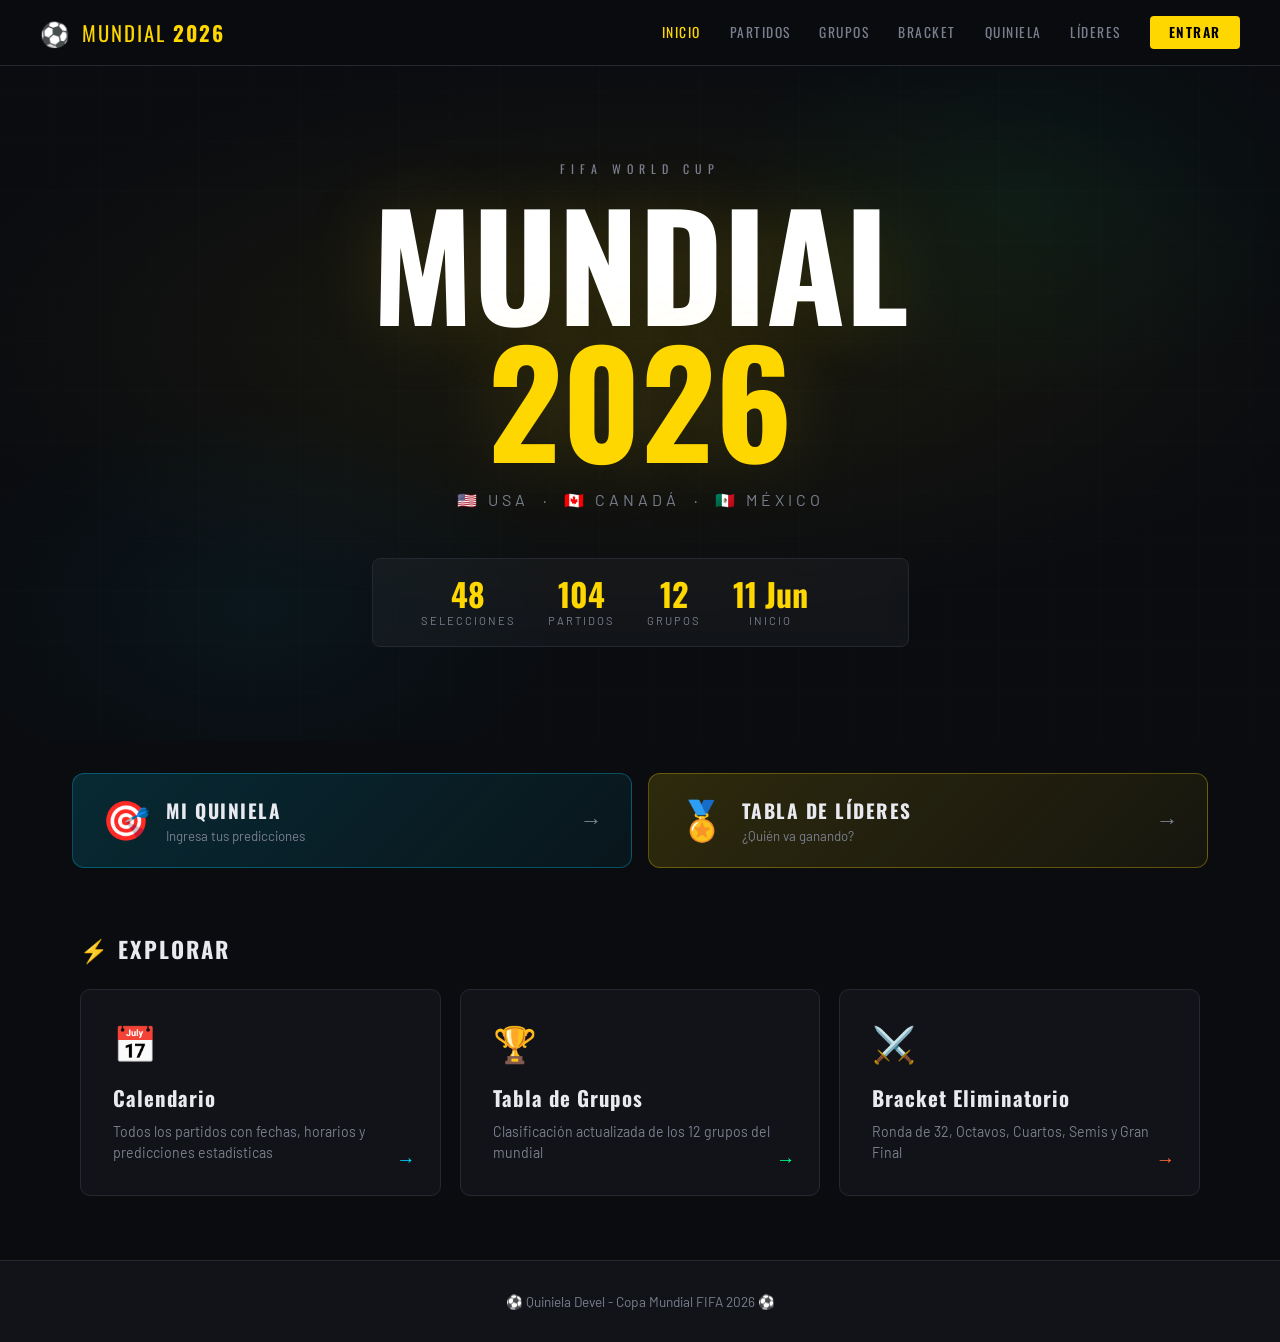
<file: index.html>
<!DOCTYPE html>
<html lang="es">
<head>
  <meta charset="UTF-8"/>
  <meta name="viewport" content="width=device-width, initial-scale=1.0"/>
  <title>Mundial 2026 — Quiniela</title>
  <link href="https://fonts.googleapis.com/css2?family=Oswald:wght@400;600;700&family=Barlow:wght@300;400;500&display=swap" rel="stylesheet"/>
  <link rel="stylesheet" href="css/styles.css"/>
</head>
<body>
  <nav class="navbar">
    <div class="nav-brand"><span class="trophy">⚽</span><span class="brand-text">MUNDIAL <strong>2026</strong></span></div>
    <div class="nav-links" id="navLinks">
      <a href="index.html" class="active">Inicio</a>
      <a href="pages/calendario.html">Partidos</a>
      <a href="pages/grupos.html">Grupos</a>
      <a href="pages/brackets.html">Bracket</a>
      <a href="pages/quiniela.html">Quiniela</a>
      <a href="pages/lideres.html">Líderes</a>
      <div id="authArea"><a href="pages/login.html" class="btn-nav">Entrar</a></div>
    </div>
    <button class="hamburger" onclick="document.getElementById('navLinks').classList.toggle('open')">☰</button>
  </nav>

  <header class="hero">
    <div class="hero-bg"></div>
    <div class="hero-content">
      <p class="hero-label">FIFA WORLD CUP</p>
      <h1 class="hero-title">MUNDIAL<br/><span>2026</span></h1>
      <p class="hero-sub">🇺🇸 USA &nbsp;·&nbsp; 🇨🇦 CANADÁ &nbsp;·&nbsp; 🇲🇽 MÉXICO</p>
      <div class="hero-stats-bar">
        <div class="stat-pill"><span class="stat-n">48</span><span class="stat-l">Selecciones</span></div>
        <div class="stat-pill"><span class="stat-n">104</span><span class="stat-l">Partidos</span></div>
        <div class="stat-pill"><span class="stat-n">12</span><span class="stat-l">Grupos</span></div>
        <div class="stat-pill"><span class="stat-n">11 Jun</span><span class="stat-l">Inicio</span></div>
      </div>
    </div>
  </header>

  <section class="quick-actions">
    <div class="qa-grid">
      <a href="pages/quiniela.html" class="qa-card qa-primary">
        <div class="qa-icon">🎯</div>
        <div class="qa-text"><div class="qa-title">MI QUINIELA</div><div class="qa-sub">Ingresa tus predicciones</div></div>
        <span class="qa-arrow">→</span>
      </a>
      <a href="pages/lideres.html" class="qa-card qa-gold">
        <div class="qa-icon">🏅</div>
        <div class="qa-text"><div class="qa-title">TABLA DE LÍDERES</div><div class="qa-sub">¿Quién va ganando?</div></div>
        <span class="qa-arrow">→</span>
      </a>
    </div>
  </section>

  <section class="main-menu">
    <h2 class="section-title"><span>⚡</span> Explorar</h2>
    <div class="menu-grid">
      <a href="pages/calendario.html" class="menu-card" style="--accent:#00d4ff">
        <div class="card-icon">📅</div><h3>Calendario</h3>
        <p>Todos los partidos con fechas, horarios y predicciones estadísticas</p>
        <span class="card-arrow">→</span>
      </a>
      <a href="pages/grupos.html" class="menu-card" style="--accent:#00ff88">
        <div class="card-icon">🏆</div><h3>Tabla de Grupos</h3>
        <p>Clasificación actualizada de los 12 grupos del mundial</p>
        <span class="card-arrow">→</span>
      </a>
      <a href="pages/brackets.html" class="menu-card" style="--accent:#ff6b35">
        <div class="card-icon">⚔️</div><h3>Bracket Eliminatorio</h3>
        <p>Ronda de 32, Octavos, Cuartos, Semis y Gran Final</p>
        <span class="card-arrow">→</span>
      </a>
    </div>
  </section>

  <footer class="footer">
    <p>⚽ Quiniela Devel - Copa Mundial FIFA 2026 ⚽</p>
  </footer>

  <script src="js/supabase.js"></script>
  <script src="js/app.js"></script>
  <script>
    document.addEventListener('DOMContentLoaded', () => {
      const area = document.getElementById('authArea');
      const session = SBAuth.getSession();
      const profile = JSON.parse(localStorage.getItem('user_profile') || 'null');
      if (session && profile) {
        area.innerHTML = `
          <span style="color:var(--text-dim);font-size:.8rem;margin-right:.5rem">
            ${profile.es_admin ? '🔑' : '👤'} ${profile.nombre}
          </span>
          ${profile.es_admin ? '<a href="pages/admin.html" class="btn-nav" style="margin-right:.4rem">Admin</a>' : ''}
          <button onclick="SBAuth.logout()" style="background:#c0392b;border:1px solid #e74c3c;color:#fff;font-weight:700;padding:.35rem .8rem;border-radius:5px;cursor:pointer;font-size:.82rem">🚪 Salir</button>
        `;
      }
    });
  </script>
</body>
</html>
</file>
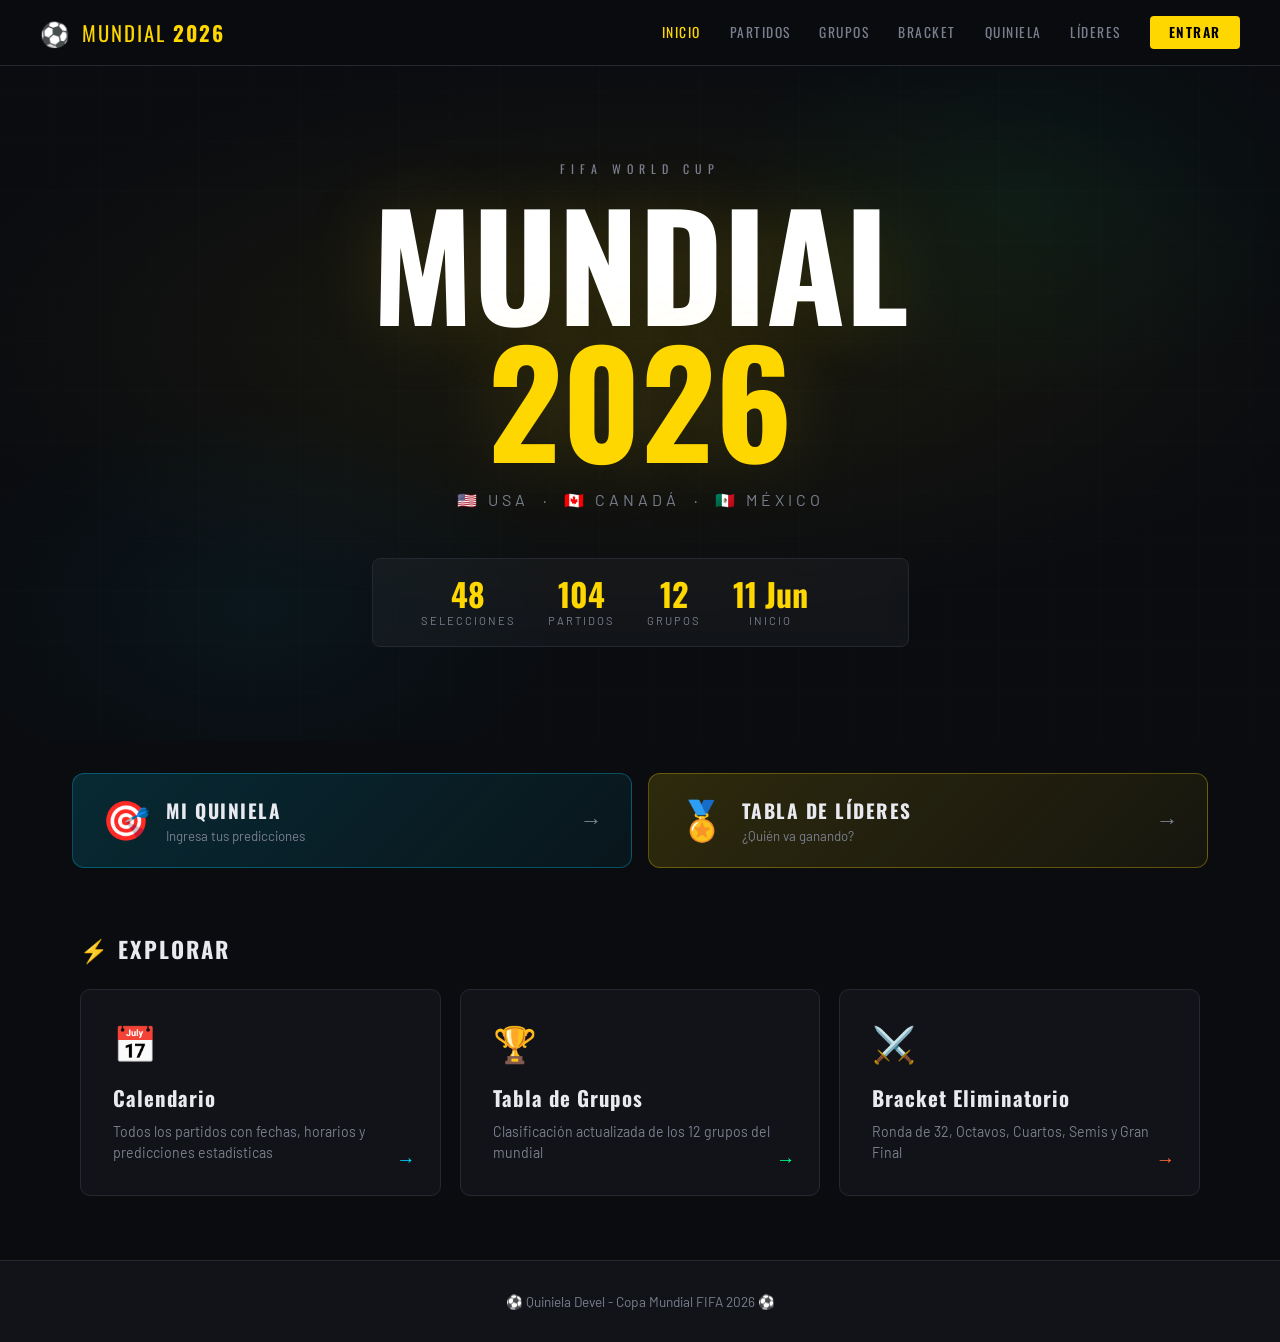
<file: pages/admin.html>
<!DOCTYPE html>
<html lang="es">
<head>
  <meta charset="UTF-8"/>
  <meta name="viewport" content="width=device-width, initial-scale=1.0"/>
  <title>Panel Admin — Mundial 2026</title>
  <link href="https://fonts.googleapis.com/css2?family=Oswald:wght@400;600;700&family=Barlow:wght@300;400;500&display=swap" rel="stylesheet"/>
  <link rel="stylesheet" href="../css/styles.css"/>
  <style>
    .admin-grid{display:grid;grid-template-columns:220px 1fr;min-height:calc(100vh - 57px)}
    @media(max-width:768px){.admin-grid{grid-template-columns:1fr}}
  </style>
</head>
<body>
  <nav class="navbar">
    <div class="nav-brand"><span class="trophy">⚽</span><span class="brand-text">MUNDIAL <strong>2026</strong></span></div>
    <div class="nav-links" id="navLinks">
      <a href="../index.html">Inicio</a>
      <a href="admin.html" class="active">🔑 Admin</a>
      <div id="authArea"></div>
    </div>
    <button class="hamburger" onclick="document.getElementById('navLinks').classList.toggle('open')">☰</button>
  </nav>

  <div class="admin-grid">
    <div class="admin-sidebar">
      <div class="sidebar-item active" id="sb_res"      onclick="tab('res')">⚽ Resultados</div>
      <div class="sidebar-item"         id="sb_stats"   onclick="tab('stats')">📊 Estadísticas CSV</div>
      <div class="sidebar-item"         id="sb_playoff" onclick="tab('playoff')">📝 Editar clasificados</div>
      <div class="sidebar-item"         id="sb_users"   onclick="tab('users')">👥 Usuarios</div>
    </div>

    <div class="admin-main">

      <!-- ════ RESULTADOS ════ -->
      <div id="sec_res">
        <h2 style="font-family:var(--font-display);color:var(--gold);margin-bottom:1.2rem">⚽ Ingresar Resultado Oficial</h2>
        <div id="al_res" class="mb1"></div>
        <div class="form-group">
          <label>Seleccionar partido</label>
          <select id="selPartido" onchange="cargarFormRes()">
            <option value="">— Elige un partido —</option>
          </select>
        </div>
        <div id="formRes" class="hidden">
          <div style="background:var(--bg3);border-radius:10px;padding:1.5rem;margin-bottom:1rem">
            <div style="font-family:var(--font-display);font-size:1.1rem;text-align:center;margin-bottom:1rem;color:var(--gold)" id="pNombre"></div>
            <div style="display:grid;grid-template-columns:1fr 1fr;gap:1rem;margin-bottom:1rem">
              <div>
                <div style="font-size:.72rem;color:var(--text-dim);text-align:center;margin-bottom:.3rem" id="lLocal"></div>
                <input type="number" id="gLocal" min="0" max="20" placeholder="0"
                  style="width:100%;background:var(--bg);border:1px solid var(--border);border-radius:8px;padding:.8rem;color:var(--text);font-family:var(--font-display);font-size:2.2rem;text-align:center"/>
              </div>
              <div>
                <div style="font-size:.72rem;color:var(--text-dim);text-align:center;margin-bottom:.3rem" id="lVisit"></div>
                <input type="number" id="gVisit" min="0" max="20" placeholder="0"
                  style="width:100%;background:var(--bg);border:1px solid var(--border);border-radius:8px;padding:.8rem;color:var(--text);font-family:var(--font-display);font-size:2.2rem;text-align:center"/>
              </div>
            </div>
            <div id="secPenales" class="hidden">
              <div style="border-top:1px solid var(--border);padding-top:1rem;margin-top:.5rem">
                <div style="font-size:.72rem;letter-spacing:2px;text-transform:uppercase;color:var(--cyan);margin-bottom:.8rem">⚡ PENALES</div>
                <div style="display:grid;grid-template-columns:1fr 1fr;gap:1rem">
                  <input type="number" id="penLocal" min="0" max="30" placeholder="0"
                    style="background:var(--bg);border:1px solid rgba(0,212,255,.3);border-radius:8px;padding:.6rem;color:var(--cyan);font-family:var(--font-display);font-size:1.6rem;text-align:center"/>
                  <input type="number" id="penVisit" min="0" max="30" placeholder="0"
                    style="background:var(--bg);border:1px solid rgba(0,212,255,.3);border-radius:8px;padding:.6rem;color:var(--cyan);font-family:var(--font-display);font-size:1.6rem;text-align:center"/>
                </div>
                <p style="font-size:.72rem;color:var(--text-dim);margin-top:.5rem">El marcador de arriba es el resultado al finalizar prórroga (empate). Los penales determinan quién avanza.</p>
              </div>
            </div>
            <div id="btnPenalesWrap" class="hidden mt1">
              <label style="display:flex;align-items:center;gap:.5rem;cursor:pointer;font-size:.85rem;color:var(--text-dim)">
                <input type="checkbox" id="checkPenales" onchange="togglePenales()"/>
                El partido se definió en penales
              </label>
            </div>
          </div>
          <div style="display:grid;grid-template-columns:1fr 1fr 1fr;gap:.8rem;margin-bottom:1rem">
            <div class="form-group" style="margin:0"><label>🟨 Amarillas</label><input type="number" id="fTarjAm" min="0" value="0"/></div>
            <div class="form-group" style="margin:0"><label>🟥 Rojas</label><input type="number" id="fTarjRj" min="0" value="0"/></div>
            <div class="form-group" style="margin:0"><label>🚩 Offsides</label><input type="number" id="fOffsides" min="0" value="0"/></div>
          </div>
          <div style="display:flex;gap:.8rem;flex-wrap:wrap">
            <button class="btn btn-primary" onclick="guardarResultado()">✅ Guardar resultado</button>
            <button class="btn btn-danger btn-sm" onclick="quitarResultado()">🗑 Quitar resultado</button>
          </div>
        </div>
      </div>

      <!-- ════ ESTADÍSTICAS CSV ════ -->
      <div id="sec_stats" class="hidden">
        <h2 style="font-family:var(--font-display);color:var(--gold);margin-bottom:1.2rem">📊 Subir Estadísticas</h2>
        <div id="al_stats" class="mb1"></div>
        <div class="alert alert-info mb2">
          <strong>Formato CSV/TXT (una línea por equipo):</strong><br>
          <code>team,goles_promedio,tarjetas_promedio,offsides_promedio,ranking_fifa</code><br><br>
          Ejemplo:<br>
          <code>Brasil,2.1,1.3,1.2,5</code><br>
          <code>España,2.3,1.2,1.7,1</code>
        </div>
        <div class="upload-area" onclick="document.getElementById('csvFile').click()">
          <div class="upload-icon">📁</div>
          <div class="upload-text">Clic para seleccionar archivo CSV o TXT</div>
          <div style="font-size:.75rem;color:var(--text-dim);margin-top:.3rem" id="csvNom">Ningún archivo</div>
        </div>
        <input type="file" id="csvFile" accept=".csv,.txt" style="display:none" onchange="previewCSV()"/>
        <div id="prevCSV" class="hidden mt1">
          <div class="group-header" style="margin-bottom:.5rem">VISTA PREVIA</div>
          <div class="table-wrap"><table id="tblPrev"></table></div>
          <button class="btn btn-success mt1" onclick="importarCSV()">⬆️ Importar a base de datos</button>
        </div>
      </div>

      <!-- ════ EDITAR CLASIFICADOS ════ -->
      <div id="sec_playoff" class="hidden">
        <h2 style="font-family:var(--font-display);color:var(--gold);margin-bottom:.5rem">📝 Editar clasificados</h2>
        <p style="color:var(--text-dim);font-size:.85rem;margin-bottom:1.5rem">
          Cuando ya se conozca la selección clasificada (ej: "UEFA Play-Off D" = "Eslovaquia"), escríbela aquí y guarda. El cambio queda en la base de datos definitivamente y se refleja en toda la plataforma.
        </p>
        <div id="al_playoff" class="mb1"></div>
        <div id="listaEdicion"><div class="loading"><div class="spinner"></div>Cargando...</div></div>
        <button class="btn btn-primary mt2" onclick="guardarEdicion()">💾 Guardar cambios en BD</button>
      </div>

      <!-- ════ USUARIOS ════ -->
      <div id="sec_users" class="hidden">
        <h2 style="font-family:var(--font-display);color:var(--gold);margin-bottom:.5rem">👥 Usuarios</h2>
        <div id="al_users" class="mb1"></div>

        <!-- Modal edición -->
        <div id="modalUser" class="hidden" style="background:var(--bg3);border:1px solid var(--border);border-radius:10px;padding:1.5rem;margin-bottom:1.5rem;max-width:480px">
          <h3 style="font-family:var(--font-display);color:var(--gold);margin-bottom:1rem" id="modalUserTitle">Editar usuario</h3>
          <input type="hidden" id="editUserId"/>
          <div class="form-group"><label>Nombre completo</label><input type="text" id="editNombre"/></div>
          <div class="form-group"><label>Nombre de usuario (@)</label><input type="text" id="editUsername"/></div>
          <div class="form-group">
            <label>Nueva contraseña <small style="color:var(--text-dim)">(dejar vacío para no cambiar)</small></label>
            <input type="password" id="editPass" placeholder="Nueva contraseña"/>
          </div>
          <div style="display:flex;gap:.6rem;flex-wrap:wrap">
            <button class="btn btn-primary" onclick="guardarEdicionUser()">💾 Guardar</button>
            <button class="btn btn-secondary" onclick="cerrarModalUser()">✕ Cancelar</button>
          </div>
        </div>

        <div class="table-wrap">
          <table>
            <thead><tr><th>#</th><th>Nombre</th><th>Usuario</th><th>Email</th><th>Rol</th><th>Pts</th><th>Acciones</th></tr></thead>
            <tbody id="tblUsers"><tr><td colspan="7" style="text-align:center;padding:2rem;color:var(--text-dim)"><div class="spinner"></div></td></tr></tbody>
          </table>
        </div>
      </div>

    </div>
  </div>

  <script src="../js/supabase.js"></script>
  <script src="../js/app.js"></script>
  <script src="../js/auth-ui.js"></script>
  <script>
    let _partidos = [];

    document.addEventListener('DOMContentLoaded', async () => {
      if (!requiereAdmin()) return;
      _partidos = await DB.getPartidos().catch(() => []);
      invalidarCachePartidos();
      cargarSelectPartidos();
      cargarEdicion();
      cargarUsuarios();
    });

    const TABS = ['res','stats','playoff','users'];
    function tab(id) {
      TABS.forEach(t => {
        document.getElementById('sec_'+t).classList.toggle('hidden', t!==id);
        document.getElementById('sb_'+t).classList.toggle('active', t===id);
      });
    }

    // ── RESULTADOS ──
    function cargarSelectPartidos() {
      const sel = document.getElementById('selPartido');
      sel.innerHTML = '<option value="">— Elige un partido —</option>';
      _partidos.forEach(p => {
        const localN  = resolverEquipo(p.local, _partidos);
        const visitN  = resolverEquipo(p.visitante, _partidos);
        const lbl = p.grupo
          ? `Grupo ${p.grupo}: ${localN} vs ${visitN}`
          : `[${p.fase}] P${p.num}: ${localN} vs ${visitN}`;
        const ok = p.estado==='finalizado'?' ✅':'';
        const opt = document.createElement('option');
        opt.value = p.id;
        opt.textContent = `${p.fecha} — ${lbl}${ok}`;
        sel.appendChild(opt);
      });
    }

    let pActual = null;
    function cargarFormRes() {
      const id = parseInt(document.getElementById('selPartido').value);
      const formEl = document.getElementById('formRes');
      if (!id) { formEl.classList.add('hidden'); return; }
      pActual = _partidos.find(x => x.id===id);
      if (!pActual) return;
      const localN  = resolverEquipo(pActual.local, _partidos);
      const visitN  = resolverEquipo(pActual.visitante, _partidos);
      document.getElementById('pNombre').textContent = `${localN}  ⚔️  ${visitN}`;
      document.getElementById('lLocal').textContent  = localN;
      document.getElementById('lVisit').textContent  = visitN;
      document.getElementById('gLocal').value  = pActual.goles_local  ?? '';
      document.getElementById('gVisit').value  = pActual.goles_visitante ?? '';
      document.getElementById('fTarjAm').value  = pActual.tarj_am  || 0;
      document.getElementById('fTarjRj').value  = pActual.tarj_rj  || 0;
      document.getElementById('fOffsides').value = pActual.offsides || 0;
      const puedePen = !!pActual.puede_ir_a_penales;
      document.getElementById('btnPenalesWrap').classList.toggle('hidden', !puedePen);
      document.getElementById('checkPenales').checked = !!pActual.tiene_penales;
      if (pActual.tiene_penales) {
        document.getElementById('penLocal').value  = pActual.penales_local  ?? '';
        document.getElementById('penVisit').value  = pActual.penales_visitante ?? '';
        document.getElementById('secPenales').classList.remove('hidden');
      } else {
        document.getElementById('secPenales').classList.add('hidden');
      }
      formEl.classList.remove('hidden');
    }

    function togglePenales() {
      document.getElementById('secPenales').classList.toggle('hidden', !document.getElementById('checkPenales').checked);
    }

    async function guardarResultado() {
      const ga = parseInt(document.getElementById('gLocal').value);
      const gb = parseInt(document.getElementById('gVisit').value);
      if (isNaN(ga) || isNaN(gb)) { mostrarError('al_res','Ingresa los goles de ambos equipos.'); return; }
      const chkPen = document.getElementById('checkPenales').checked;
      let penA = null, penB = null;
      if (chkPen) {
        penA = parseInt(document.getElementById('penLocal').value);
        penB = parseInt(document.getElementById('penVisit').value);
        if (isNaN(penA)||isNaN(penB)) { mostrarError('al_res','Ingresa los penales.'); return; }
        if (ga !== gb) { mostrarError('al_res','Los penales solo aplican en empate al final de prórroga.'); return; }
      }
      try {
        const update = {
          estado:'finalizado',
          goles_local:ga, goles_visitante:gb,
          tarj_am:  parseInt(document.getElementById('fTarjAm').value)||0,
          tarj_rj:  parseInt(document.getElementById('fTarjRj').value)||0,
          offsides: parseInt(document.getElementById('fOffsides').value)||0,
          tiene_penales:      chkPen,
          penales_local:      chkPen?penA:null,
          penales_visitante:  chkPen?penB:null,
        };
        await DB.updatePartido(pActual.id, update);
        _partidos = await DB.getPartidos();
        invalidarCachePartidos();
        mostrarOk('al_res','✅ Resultado guardado. Puntos de quiniela actualizados automáticamente.');
        cargarSelectPartidos();
      } catch (e) { mostrarError('al_res','Error: '+JSON.stringify(e)); }
    }

    async function quitarResultado() {
      if (!pActual||!confirm('¿Quitar el resultado?')) return;
      try {
        await DB.updatePartido(pActual.id, {
          estado:'pendiente', goles_local:null, goles_visitante:null,
          tiene_penales:false, penales_local:null, penales_visitante:null,
        });
        _partidos = await DB.getPartidos();
        invalidarCachePartidos();
        mostrarOk('al_res','Resultado eliminado.');
        cargarSelectPartidos();
        document.getElementById('formRes').classList.add('hidden');
      } catch (e) { mostrarError('al_res','Error: '+JSON.stringify(e)); }
    }

    // ── CSV ──
    let csvData = [];
    function previewCSV() {
      const file = document.getElementById('csvFile').files[0];
      if (!file) return;
      document.getElementById('csvNom').textContent = file.name;
      const reader = new FileReader();
      reader.onload = e => {
        const lines = e.target.result.trim().split(/\r?\n/);
        csvData = [];
        let html = '<thead><tr>'+lines[0].split(',').map(h=>`<th>${h.trim()}</th>`).join('')+'</tr></thead><tbody>';
        for (let i=1;i<lines.length;i++) {
          const cols = lines[i].split(',');
          if (cols.length<2) continue;
          csvData.push(cols.map(c=>c.trim()));
          html += '<tr>'+cols.map(c=>`<td>${c.trim()}</td>`).join('')+'</tr>';
        }
        document.getElementById('tblPrev').innerHTML = html+'</tbody>';
        document.getElementById('prevCSV').classList.remove('hidden');
      };
      reader.readAsText(file);
    }

    async function importarCSV() {
      const rows = csvData.filter(r=>r.length>=5).map(([equipo,goles,tarjetas,offsides,ranking])=>({
        equipo, goles:parseFloat(goles)||1.2, tarjetas:parseFloat(tarjetas)||1.5,
        offsides:parseFloat(offsides)||1.4, ranking:parseInt(ranking)||50,
      }));
      try {
        await DB.upsertStatsBulk(rows);
        invalidarCacheStats();
        mostrarOk('al_stats',`✅ ${rows.length} equipos importados a la base de datos.`);
      } catch (e) { mostrarError('al_stats','Error: '+JSON.stringify(e)); }
    }

    // ── EDITAR CLASIFICADOS ──
    async function cargarEdicion() {
      const con = document.getElementById('listaEdicion');
      const editables = _partidos.filter(p =>
        [p.local,p.visitante].some(t =>
          t&&(t.includes('Play-Off')||t.includes('Fifa')||
              t.startsWith('W')||t.startsWith('L')||/^[123][A-L]$/.test(t))));
      if (!editables.length) { con.innerHTML='<p style="color:var(--text-dim)">No hay clasificados pendientes.</p>'; return; }
      let html = '';
      editables.forEach(p => {
        const fase = p.grupo?`Grupo ${p.grupo}`:(p.fase||'');
        html += `<div style="display:flex;align-items:center;gap:.8rem;padding:.7rem;background:var(--bg3);border-radius:8px;margin-bottom:.5rem;flex-wrap:wrap">
          <span style="font-size:.7rem;color:var(--text-dim);min-width:55px">P${p.num}</span>
          <span style="font-size:.7rem;color:var(--text-dim);min-width:90px">${fase}</span>
          <input type="text" id="ed_l_${p.id}" value="${p.local}"
            style="flex:1;min-width:130px;background:var(--bg);border:1px solid var(--border);border-radius:5px;padding:.4rem .6rem;color:var(--text);font-size:.85rem"/>
          <span style="color:var(--text-dim)">vs</span>
          <input type="text" id="ed_v_${p.id}" value="${p.visitante}"
            style="flex:1;min-width:130px;background:var(--bg);border:1px solid var(--border);border-radius:5px;padding:.4rem .6rem;color:var(--text);font-size:.85rem"/>
          <span style="font-size:.7rem;color:var(--text-dim)">${p.fecha}</span>
        </div>`;
      });
      con.innerHTML = html;
      con.dataset.ids = JSON.stringify(editables.map(p=>p.id));
    }

    async function guardarEdicion() {
      const ids = JSON.parse(document.getElementById('listaEdicion').dataset.ids||'[]');
      let ok = 0;
      for (const id of ids) {
        const l = document.getElementById(`ed_l_${id}`)?.value.trim();
        const v = document.getElementById(`ed_v_${id}`)?.value.trim();
        if (l && v) {
          await DB.updatePartido(id, { local:l, visitante:v });
          ok++;
        }
      }
      _partidos = await DB.getPartidos();
      invalidarCachePartidos();
      mostrarOk('al_playoff',`✅ ${ok} partidos actualizados en la base de datos.`);
      cargarSelectPartidos();
    }

    // ── USUARIOS CRUD ──
    let _profiles = [];
    async function cargarUsuarios() {
      try {
        const [profiles, lideres] = await Promise.all([DB.getProfiles(), DB.calcularLideres()]);
        _profiles = profiles;
        const tbody = document.getElementById('tblUsers');
        tbody.innerHTML = '';
        profiles.forEach((u,i) => {
          const pts = lideres.find(x=>x.id===u.id)?.puntos || 0;
          tbody.innerHTML += `<tr>
            <td>${i+1}</td>
            <td>${u.nombre}</td>
            <td>@${u.username}</td>
            <td style="font-size:.75rem;color:var(--text-dim)">${u.email||''}</td>
            <td>${u.es_admin?'<span style="color:var(--gold)">🔑 Admin</span>':'👤 Usuario'}</td>
            <td class="pts">${pts}</td>
            <td>${!u.es_admin
              ?`<button class="btn btn-secondary btn-sm" onclick="abrirEdUser('${u.id}')">✏️</button>
                <button class="btn btn-danger btn-sm" onclick="elimUser('${u.id}','${u.nombre}')">🗑</button>`
              :'—'}</td>
          </tr>`;
        });
      } catch (e) { mostrarError('al_users','Error: '+e.message); }
    }

    function abrirEdUser(id) {
      const u = _profiles.find(x=>x.id===id);
      if (!u) return;
      document.getElementById('editUserId').value   = id;
      document.getElementById('editNombre').value   = u.nombre;
      document.getElementById('editUsername').value = u.username;
      document.getElementById('editPass').value     = '';
      document.getElementById('modalUserTitle').textContent = `Editar: ${u.nombre}`;
      document.getElementById('modalUser').classList.remove('hidden');
      document.getElementById('modalUser').scrollIntoView({behavior:'smooth'});
    }

    function cerrarModalUser() { document.getElementById('modalUser').classList.add('hidden'); }

    async function guardarEdicionUser() {
      const id       = document.getElementById('editUserId').value;
      const nombre   = document.getElementById('editNombre').value.trim();
      const username = document.getElementById('editUsername').value.trim().toLowerCase();
      const newPass  = document.getElementById('editPass').value;
      if (!nombre||!username) { mostrarError('al_users','Nombre y usuario son obligatorios.'); return; }
      if (newPass && newPass.length < 6) { mostrarError('al_users','Contraseña mínimo 6 caracteres.'); return; }
      try {
        await DB.updateProfile(id, { nombre, username });
        // Si hay nueva contraseña, el admin debe resetearla via Supabase Dashboard
        // (la API REST de Supabase no permite al admin cambiar la pass de otro usuario directamente sin service_role key)
        if (newPass) {
          mostrarOk('al_users','⚠️ Perfil actualizado. Para cambiar la contraseña de otro usuario, ve a Supabase Dashboard → Authentication → Users → Reset password.');
        } else {
          mostrarOk('al_users','✅ Usuario actualizado correctamente.');
        }
        cerrarModalUser();
        cargarUsuarios();
      } catch (e) { mostrarError('al_users','Error: '+JSON.stringify(e)); }
    }

    async function elimUser(id, nombre) {
      if (!confirm(`¿Eliminar a ${nombre}? Se borrarán también sus predicciones.`)) return;
      try {
        await DB.deleteProfile(id);
        mostrarOk('al_users',`Usuario ${nombre} eliminado.`);
        cargarUsuarios();
      } catch (e) { mostrarError('al_users','Error: '+JSON.stringify(e)); }
    }
  </script>
</body>
</html>
</file>
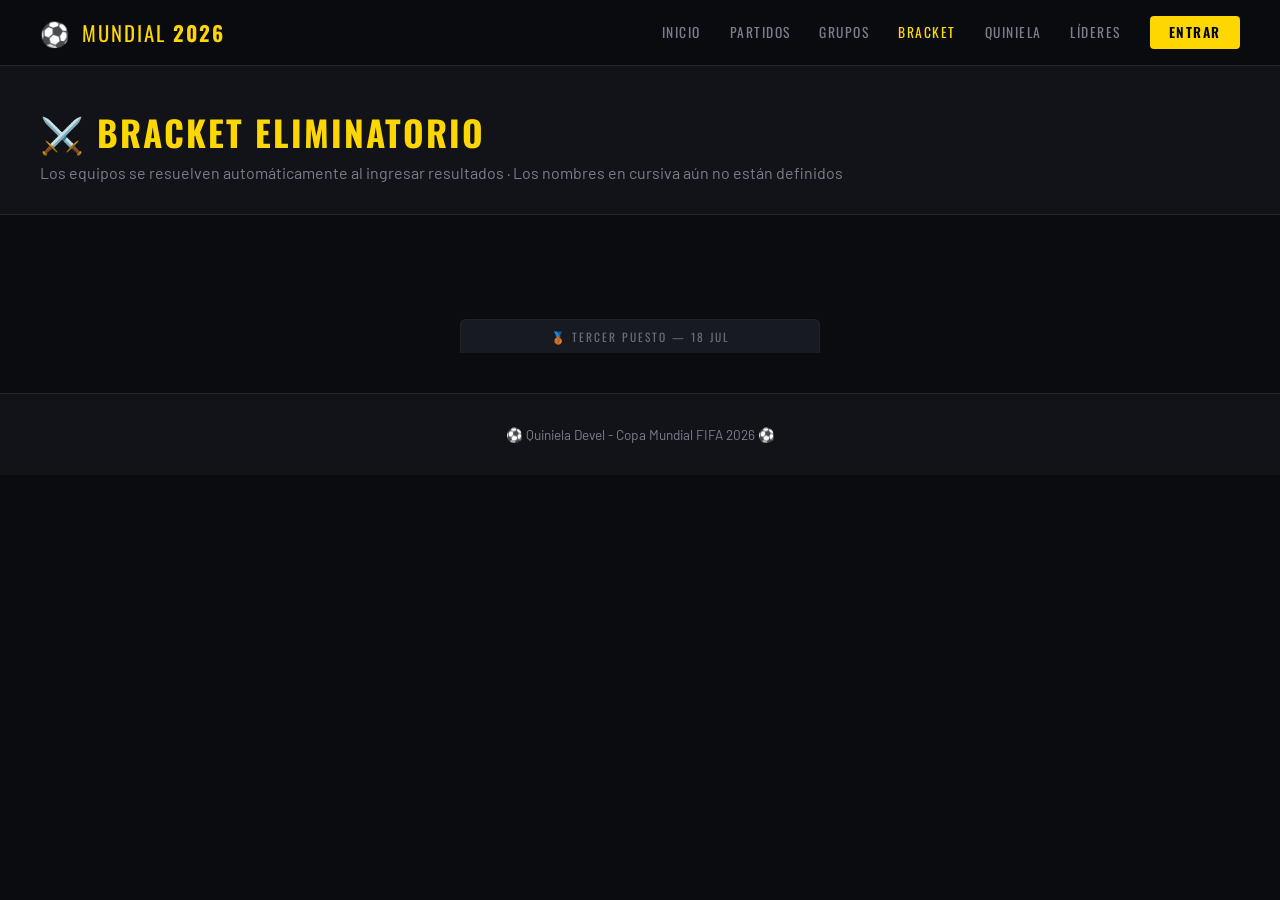
<file: pages/brackets.html>
<!DOCTYPE html>
<html lang="es">
<head>
  <meta charset="UTF-8"/>
  <meta name="viewport" content="width=device-width, initial-scale=1.0"/>
  <title>Bracket — Mundial 2026</title>
  <link href="https://fonts.googleapis.com/css2?family=Oswald:wght@400;600;700&family=Barlow:wght@300;400;500&display=swap" rel="stylesheet"/>
  <link rel="stylesheet" href="../css/styles.css"/>
  <style>
    .bracket { display:flex; gap:0; overflow-x:auto; padding:1rem 0 2rem; }
    .bracket-round { display:flex; flex-direction:column; min-width:170px; flex:1; }
    .round-label {
      font-family:var(--font-display);font-size:.7rem;letter-spacing:2px;
      text-transform:uppercase;color:var(--gold);text-align:center;
      padding:.6rem .5rem;border-bottom:1px solid var(--border);margin-bottom:.5rem;
    }
    .bracket-slots { display:flex; flex-direction:column; flex:1; justify-content:space-around; padding:0 .3rem; gap:.4rem; }
    .bm {
      background:var(--bg2);border:1px solid var(--border);border-radius:6px;overflow:hidden;
      transition:border-color .2s;
    }
    .bm:hover { border-color: var(--gold); }
    .bt {
      display:flex;justify-content:space-between;align-items:center;
      padding:.45rem .7rem;font-size:.82rem;border-bottom:1px solid var(--border);
      min-height:30px;
    }
    .bt:last-child { border-bottom:none; }
    .bt.winner { color:var(--gold);font-weight:700;background:rgba(255,215,0,.05); }
    .bt.tbd { color:var(--text-dim);font-style:italic; }
    .bt-score { font-family:var(--font-display);font-size:.9rem;color:var(--gold);margin-left:.4rem;flex-shrink:0; }
    .pen-badge { font-size:.55rem;color:var(--cyan);margin-left:.3rem;letter-spacing:1px; }
    .num-badge { font-size:.6rem;color:var(--text-dim);background:var(--bg3);padding:.1rem .3rem;border-radius:3px;margin-right:.4rem;flex-shrink:0; }

    /* Final destacada */
    .final-wrap {
      background: linear-gradient(135deg, rgba(255,215,0,.12), rgba(255,215,0,.04));
      border: 2px solid rgba(255,215,0,.5);
      border-radius: 12px;
      padding: .8rem .5rem;
      margin: .5rem 0;
    }
    .final-label {
      font-family: var(--font-display);
      font-size: .8rem;
      letter-spacing: 3px;
      color: var(--gold);
      text-align: center;
      margin-bottom: .6rem;
    }
    .final-wrap .bm {
      border-color: rgba(255,215,0,.4);
    }
    .final-wrap .bt { font-size: .9rem; padding: .6rem .8rem; min-height: 36px; }
    .final-wrap .bt.winner { background: rgba(255,215,0,.1); }

    /* Tercer puesto — más discreto */
    .tercer-wrap {
      max-width: 360px;
      margin: 1rem auto 0;
      opacity: .85;
    }
    .tercer-header {
      font-family: var(--font-display);
      font-size: .72rem;
      letter-spacing: 2px;
      text-transform: uppercase;
      color: var(--text-dim);
      text-align: center;
      padding: .5rem;
      background: var(--bg3);
      border: 1px solid var(--border);
      border-bottom: none;
      border-radius: 6px 6px 0 0;
    }
    .tercer-wrap .bm {
      border-radius: 0 0 6px 6px;
    }
  </style>
</head>
<body>
  <nav class="navbar">
    <div class="nav-brand"><span class="trophy">⚽</span><span class="brand-text">MUNDIAL <strong>2026</strong></span></div>
    <div class="nav-links" id="navLinks">
      <a href="../index.html">Inicio</a>
      <a href="calendario.html">Partidos</a>
      <a href="grupos.html">Grupos</a>
      <a href="brackets.html" class="active">Bracket</a>
      <a href="quiniela.html">Quiniela</a>
      <a href="lideres.html">Líderes</a>
      <div id="authArea"><a href="login.html" class="btn-nav">Entrar</a></div>
    </div>
    <button class="hamburger" onclick="document.getElementById('navLinks').classList.toggle('open')">☰</button>
  </nav>

  <div class="page-header">
    <h1>⚔️ BRACKET ELIMINATORIO</h1>
    <p>Los equipos se resuelven automáticamente al ingresar resultados · Los nombres en cursiva aún no están definidos</p>
  </div>

  <div class="page-content">
    <div id="bracketWrap" style="overflow-x:auto">
      <div class="bracket" id="bracket"></div>
    </div>

    <!-- Tercer lugar separado — más pequeño/discreto -->
    <div class="tercer-wrap">
      <div class="tercer-header">🥉 Tercer Puesto — 18 Jul</div>
      <div id="tercerLugar"></div>
    </div>
  </div>

  <footer class="footer"><p>⚽ Quiniela Devel - Copa Mundial FIFA 2026 ⚽</p></footer>

  <script src="../js/supabase.js"></script>
  <script src="../js/app.js"></script>
  <script src="../js/auth-ui.js"></script>
  <script>
    function bMatch(numA, numB, partido, partidos) {
      const eqA = resolverEquipo(numA, partidos);
      const eqB = resolverEquipo(numB, partidos);
      const tdA = eqA === numA;
      const tdB = eqB === numB;
      let winnerA = false, winnerB = false;
      if (partido && partido.estado === 'finalizado') {
        if (partido.tiene_penales) {
          winnerA = (partido.penales_local||0) > (partido.penales_visitante||0);
          winnerB = !winnerA;
        } else {
          winnerA = partido.goles_local > partido.goles_visitante;
          winnerB = partido.goles_visitante > partido.goles_local;
        }
      }
      const scoreA = partido?.estado==='finalizado' ? partido.goles_local : '';
      const scoreB = partido?.estado==='finalizado' ? partido.goles_visitante : '';
      const penA   = partido?.tiene_penales ? `<span class="pen-badge">(${partido.penales_local})</span>` : '';
      const penB   = partido?.tiene_penales ? `<span class="pen-badge">(${partido.penales_visitante})</span>` : '';
      const pNum   = partido ? `<span class="num-badge">P${partido.num}</span>` : '';

      return `<div class="bm">
        <div class="bt ${winnerA?'winner':''} ${tdA?'tbd':''}">
          ${pNum}<span style="flex:1;overflow:hidden;text-overflow:ellipsis;white-space:nowrap">${eqA}</span>
          ${penA}<span class="bt-score">${scoreA}</span>
        </div>
        <div class="bt ${winnerB?'winner':''} ${tdB?'tbd':''}">
          <span style="flex:1;overflow:hidden;text-overflow:ellipsis;white-space:nowrap">${eqB}</span>
          ${penB}<span class="bt-score">${scoreB}</span>
        </div>
      </div>`;
    }

    // Versión especial para la Final — más grande y destacada
    function bMatchFinal(numA, numB, partido, partidos) {
      const eqA = resolverEquipo(numA, partidos);
      const eqB = resolverEquipo(numB, partidos);
      const tdA = eqA === numA;
      const tdB = eqB === numB;
      let winnerA = false, winnerB = false;
      if (partido && partido.estado === 'finalizado') {
        if (partido.tiene_penales) {
          winnerA = (partido.penales_local||0) > (partido.penales_visitante||0);
          winnerB = !winnerA;
        } else {
          winnerA = partido.goles_local > partido.goles_visitante;
          winnerB = partido.goles_visitante > partido.goles_local;
        }
      }
      const scoreA = partido?.estado==='finalizado' ? partido.goles_local : '';
      const scoreB = partido?.estado==='finalizado' ? partido.goles_visitante : '';
      const penA   = partido?.tiene_penales ? `<span class="pen-badge">(${partido.penales_local})</span>` : '';
      const penB   = partido?.tiene_penales ? `<span class="pen-badge">(${partido.penales_visitante})</span>` : '';
      const pNum   = partido ? `<span class="num-badge">P${partido.num}</span>` : '';

      return `<div class="final-wrap">
        <div class="final-label">🏆 GRAN FINAL — 19 Jul</div>
        <div class="bm">
          <div class="bt ${winnerA?'winner':''} ${tdA?'tbd':''}">
            ${pNum}<span style="flex:1;overflow:hidden;text-overflow:ellipsis;white-space:nowrap">${eqA}</span>
            ${penA}<span class="bt-score">${scoreA}</span>
          </div>
          <div class="bt ${winnerB?'winner':''} ${tdB?'tbd':''}">
            <span style="flex:1;overflow:hidden;text-overflow:ellipsis;white-space:nowrap">${eqB}</span>
            ${penB}<span class="bt-score">${scoreB}</span>
          </div>
        </div>
      </div>`;
    }

    async function render() {
      const partidos = await obtenerPartidos();
      const P = {};
      partidos.forEach(p => { P[p.num] = p; });

      const r32_left = [
        { a:'2A',  b:'2B',         p:P[73] },
        { a:'1E',  b:'3A/B/C/D/F', p:P[74] },
        { a:'1F',  b:'2C',         p:P[75] },
        { a:'1C',  b:'2F',         p:P[76] },
        { a:'1I',  b:'3C/D/F/G/H', p:P[77] },
        { a:'2E',  b:'2I',         p:P[78] },
        { a:'1A',  b:'3C/E/F/H/I', p:P[79] },
        { a:'1L',  b:'3E/H/I/J/K', p:P[80] },
      ];
      const r32_right = [
        { a:'1D',  b:'3B/E/F/I/J', p:P[81] },
        { a:'1G',  b:'3A/E/H/I/J', p:P[82] },
        { a:'2K',  b:'2L',         p:P[83] },
        { a:'1H',  b:'2J',         p:P[84] },
        { a:'1B',  b:'3E/F/G/I/J', p:P[85] },
        { a:'1J',  b:'2H',         p:P[86] },
        { a:'1K',  b:'3D/E/I/J/L', p:P[87] },
        { a:'2D',  b:'2G',         p:P[88] },
      ];

      const oct_left = [
        { a:'W74', b:'W77', p:P[89] },
        { a:'W73', b:'W75', p:P[90] },
        { a:'W76', b:'W78', p:P[91] },
        { a:'W79', b:'W80', p:P[92] },
      ];
      const oct_right = [
        { a:'W83', b:'W84', p:P[93] },
        { a:'W81', b:'W82', p:P[94] },
        { a:'W86', b:'W88', p:P[95] },
        { a:'W85', b:'W87', p:P[96] },
      ];

      function slots(arr) {
        return `<div class="bracket-slots">${arr.map(m=>bMatch(m.a,m.b,m.p,partidos)).join('')}</div>`;
      }

      document.getElementById('bracket').innerHTML = `
        <div class="bracket-round">
          <div class="round-label">16avos (1-8)</div>
          ${slots(r32_left)}
        </div>
        <div class="bracket-round">
          <div class="round-label">Octavos</div>
          ${slots(oct_left)}
        </div>
        <div class="bracket-round">
          <div class="round-label">Cuartos</div>
          <div class="bracket-slots">
            ${bMatch('W89','W90',P[97],partidos)}
            ${bMatch('W91','W92',P[99],partidos)}
          </div>
        </div>
        <div class="bracket-round">
          <div class="round-label" style="color:var(--gold);font-size:.8rem;letter-spacing:3px">✨ SEMI / FINAL</div>
          <div class="bracket-slots">
            ${bMatch('W97','W98',P[101],partidos)}
            ${bMatchFinal('W101','W102',P[104],partidos)}
            ${bMatch('W99','W100',P[102],partidos)}
          </div>
        </div>
        <div class="bracket-round">
          <div class="round-label">Cuartos</div>
          <div class="bracket-slots">
            ${bMatch('W93','W94',P[98],partidos)}
            ${bMatch('W95','W96',P[100],partidos)}
          </div>
        </div>
        <div class="bracket-round">
          <div class="round-label">Octavos</div>
          ${slots(oct_right)}
        </div>
        <div class="bracket-round">
          <div class="round-label">16avos (9-16)</div>
          ${slots(r32_right)}
        </div>
      `;

      document.getElementById('tercerLugar').innerHTML = bMatch('L101','L102',P[103],partidos);
    }

    document.addEventListener('DOMContentLoaded', render);
  </script>
</body>
</html>
</file>
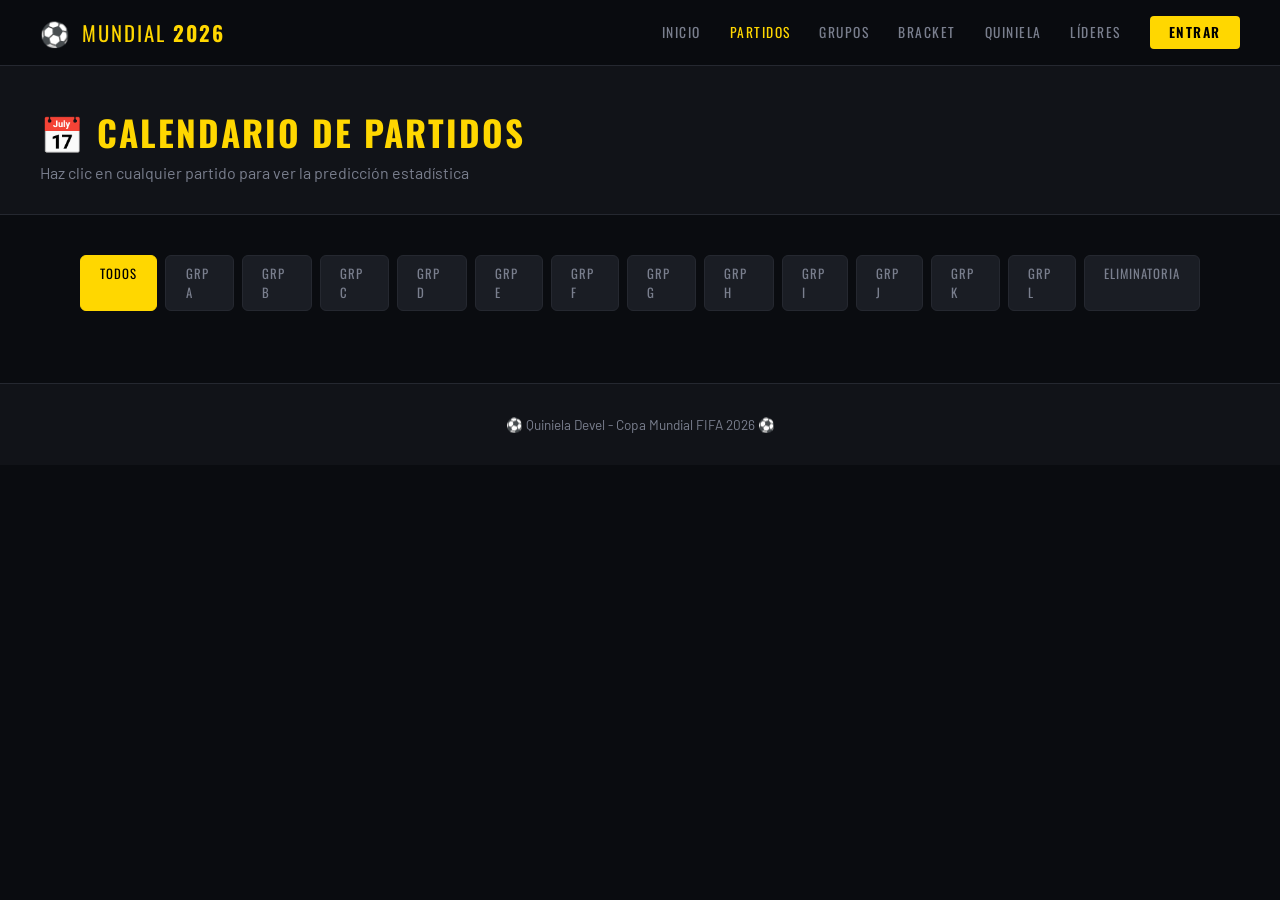
<file: pages/calendario.html>
<!DOCTYPE html>
<html lang="es">
<head>
  <meta charset="UTF-8"/>
  <meta name="viewport" content="width=device-width, initial-scale=1.0"/>
  <title>Calendario — Mundial 2026</title>
  <link href="https://fonts.googleapis.com/css2?family=Oswald:wght@400;600;700&family=Barlow:wght@300;400;500&display=swap" rel="stylesheet"/>
  <link rel="stylesheet" href="../css/styles.css"/>
</head>
<body>
  <nav class="navbar">
    <div class="nav-brand"><span class="trophy">⚽</span><span class="brand-text">MUNDIAL <strong>2026</strong></span></div>
    <div class="nav-links" id="navLinks">
      <a href="../index.html">Inicio</a>
      <a href="calendario.html" class="active">Partidos</a>
      <a href="grupos.html">Grupos</a>
      <a href="brackets.html">Bracket</a>
      <a href="quiniela.html">Quiniela</a>
      <a href="lideres.html">Líderes</a>
      <div id="authArea"><a href="login.html" class="btn-nav">Entrar</a></div>
    </div>
    <button class="hamburger" onclick="toggleMenu()">☰</button>
  </nav>

  <div class="page-header">
    <h1>📅 CALENDARIO DE PARTIDOS</h1>
    <p>Haz clic en cualquier partido para ver la predicción estadística</p>
  </div>

  <div class="page-content">
    <div class="tabs" id="filtros" style="overflow-x:auto;padding-bottom:.5rem;flex-wrap:nowrap">
      <div class="tab active" onclick="filtrar(this,'todos')">Todos</div>
      <div class="tab" onclick="filtrar(this,'A')">Grp A</div>
      <div class="tab" onclick="filtrar(this,'B')">Grp B</div>
      <div class="tab" onclick="filtrar(this,'C')">Grp C</div>
      <div class="tab" onclick="filtrar(this,'D')">Grp D</div>
      <div class="tab" onclick="filtrar(this,'E')">Grp E</div>
      <div class="tab" onclick="filtrar(this,'F')">Grp F</div>
      <div class="tab" onclick="filtrar(this,'G')">Grp G</div>
      <div class="tab" onclick="filtrar(this,'H')">Grp H</div>
      <div class="tab" onclick="filtrar(this,'I')">Grp I</div>
      <div class="tab" onclick="filtrar(this,'J')">Grp J</div>
      <div class="tab" onclick="filtrar(this,'K')">Grp K</div>
      <div class="tab" onclick="filtrar(this,'L')">Grp L</div>
      <div class="tab" onclick="filtrar(this,'elim')">Eliminatoria</div>
    </div>

    <div id="listaPartidos"></div>
  </div>

  <!-- MODAL -->
  <div class="modal-overlay" id="modalOverlay" onclick="cerrarModal(event)">
    <div class="modal" id="modalContent">
      <div class="modal-header">
        <div>
          <div id="modalGrupo" class="badge-group mb1"></div>
          <div class="modal-title" id="modalTitulo"></div>
          <div style="font-size:.85rem;color:var(--text-dim);margin-top:.3rem" id="modalFecha"></div>
        </div>
        <button class="modal-close" onclick="cerrarModalBtn()">✕</button>
      </div>

      <div id="modalResultado" class="hidden">
        <div style="text-align:center;padding:1rem;background:var(--bg3);border-radius:8px;margin-bottom:1rem">
          <div style="font-size:.7rem;letter-spacing:2px;color:var(--text-dim);margin-bottom:.5rem">RESULTADO FINAL</div>
          <div style="font-family:var(--font-display);font-size:2.5rem;color:var(--gold)" id="marcadorFinal"></div>
        </div>
      </div>

      <div class="pred-box">
        <div style="font-size:.7rem;letter-spacing:2px;text-transform:uppercase;color:var(--text-dim);margin-bottom:.8rem">🤖 PREDICCIÓN ESTADÍSTICA</div>
        <div class="pred-teams">
          <span id="predEquipoA"></span>
          <div class="pred-score" id="predMarcador">0 – 0</div>
          <span id="predEquipoB"></span>
        </div>

        <div style="margin:1rem 0">
          <div style="display:flex;justify-content:space-between;font-size:.75rem;color:var(--text-dim);margin-bottom:.4rem">
            <span id="probALabel"></span>
            <span>Empate 15%</span>
            <span id="probBLabel"></span>
          </div>
          <div style="display:flex;height:8px;border-radius:4px;overflow:hidden;gap:2px">
            <div id="barA" style="background:var(--cyan);transition:width .5s"></div>
            <div id="barE" style="background:rgba(255,255,255,.15)"></div>
            <div id="barB" style="background:var(--red);transition:width .5s"></div>
          </div>
        </div>

        <div class="pred-stats">
          <div class="pred-stat"><div class="val" id="predTarjAmrilla">—</div><div class="lbl">🟨 Amarillas</div></div>
          <div class="pred-stat"><div class="val" id="predTarjRoja">—</div><div class="lbl">🟥 Rojas</div></div>
          <div class="pred-stat"><div class="val" id="predOffsides">—</div><div class="lbl">🚩 Offsides</div></div>
        </div>
      </div>

      <div class="pred-explain" id="predExplicacion"></div>
    </div>
  </div>

  <footer class="footer"><p>⚽ Quiniela Devel - Copa Mundial FIFA 2026 ⚽</p></footer>

  <script src="../js/supabase.js"></script>
  <script src="../js/app.js"></script>
  <script src="../js/auth-ui.js"></script>
  <script>
    function toggleMenu() { document.getElementById('navLinks').classList.toggle('open'); }
    let filtroActivo = 'todos';

    // Orden cronológico de fechas del torneo
    const ORDEN_FECHAS = [
      'Jue 11 Jun','Vie 12 Jun','Sáb 13 Jun','Dom 14 Jun','Lun 15 Jun',
      'Mar 16 Jun','Mié 17 Jun','Jue 18 Jun','Vie 19 Jun','Sáb 20 Jun',
      'Dom 21 Jun','Lun 22 Jun','Mar 23 Jun','Mié 24 Jun','Jue 25 Jun',
      'Vie 26 Jun','Sáb 27 Jun','Dom 28 Jun','Lun 29 Jun','Mar 30 Jun',
      'Mié 1 Jul','Jue 2 Jul','Vie 3 Jul','Sáb 4 Jul','Dom 5 Jul',
      'Lun 6 Jul','Mar 7 Jul','Jue 9 Jul','Vie 10 Jul','Sáb 11 Jul',
      'Mar 14 Jul','Mié 15 Jul','Sáb 18 Jul','Dom 19 Jul',
    ];

    function ordenFecha(fecha) {
      const idx = ORDEN_FECHAS.indexOf(fecha);
      return idx === -1 ? 999 : idx;
    }

    function filtrar(el, grupo) {
      filtroActivo = grupo;
      document.querySelectorAll('.tab').forEach(t => t.classList.remove('active'));
      el.classList.add('active');
      renderPartidos();
    }

    async function renderPartidos() {
      const partidos = await obtenerPartidos();
      const container = document.getElementById('listaPartidos');

      const filtrados = partidos.filter(p => {
        if (filtroActivo === 'todos') return true;
        if (filtroActivo === 'elim') return !p.grupo;
        return p.grupo === filtroActivo;
      });

      // Agrupar por fecha manteniendo orden cronológico
      const porFecha = {};
      filtrados.forEach(p => {
        const key = p.fecha || 'Sin fecha';
        if (!porFecha[key]) porFecha[key] = [];
        porFecha[key].push(p);
      });

      // Ordenar las fechas cronológicamente
      const fechasOrdenadas = Object.keys(porFecha).sort(
        (a, b) => ordenFecha(a) - ordenFecha(b)
      );

      // Dentro de cada fecha, ordenar por hora
      fechasOrdenadas.forEach(fecha => {
        porFecha[fecha].sort((a, b) => {
          const toMin = h => {
            const [hh, mm] = (h || '00:00').split(':').map(Number);
            return hh * 60 + mm;
          };
          return toMin(a.hora) - toMin(b.hora);
        });
      });

      let html = '';
      fechasOrdenadas.forEach(fecha => {
        const ps = porFecha[fecha];
        html += `<div class="group-block" style="margin-bottom:1.2rem">
          <div class="date-header">📅 ${fecha}</div>`;

        ps.forEach(p => {
          const esFase = p.fase && !p.grupo?.startsWith('Ronda');
          const label  = esFase ? p.fase : `GRUPO ${p.grupo}`;
          const score  = p.estado === 'finalizado'
            ? `<span class="match-score">${p.goles_local}&nbsp;–&nbsp;${p.goles_visitante}</span>`
            : `<span class="match-vs">VS</span>`;
          const statusCls = p.estado === 'finalizado' ? 'status-done' : p.estado === 'en vivo' ? 'status-live' : 'status-pending';
          const statusTxt = p.estado === 'finalizado' ? 'Final' : p.estado === 'en vivo' ? '⚡ EN VIVO' : p.hora;

          html += `
            <div class="match-row" onclick="abrirModal(${p.id})">
              <div class="team-side">
                <span class="team-name">${p.local}</span>
              </div>
              <div class="match-center">
                <span class="badge-group" style="font-size:.6rem">${label}</span>
                ${score}
                <span class="match-time-big">${statusTxt}</span>
                <span class="badge-status ${statusCls}" style="display:none"></span>
              </div>
              <div class="team-side away">
                <span class="team-name">${p.visitante}</span>
              </div>
            </div>`;
        });

        html += `</div>`;
      });

      if (!html) html = `<div style="text-align:center;padding:3rem;color:var(--text-dim)">Sin partidos en este filtro.</div>`;
      container.innerHTML = html;
    }

    async function abrirModal(id) {
      const partidos = await obtenerPartidos();
      const p = partidos.find(x => x.id === id);
      if (!p) return;

      const localN  = resolverEquipo(p.local, partidos);
      const visitN  = resolverEquipo(p.visitante, partidos);
      const esPlayoff = [localN, visitN].some(t =>
        t.includes('Play-Off') || t.includes('Fifa') ||
        /^[W][0-9]/.test(t) || /^[123][A-L]$/.test(t) || t.startsWith('L'));

      const esFase = p.fase && !p.grupo;
      document.getElementById('modalGrupo').textContent = esFase ? p.fase : `GRUPO ${p.grupo}`;
      document.getElementById('modalTitulo').textContent = `${localN}  vs  ${visitN}`;
      document.getElementById('modalFecha').textContent  = `${p.fecha}  ·  ${p.hora} hora Guatemala`;

      const resEl = document.getElementById('modalResultado');
      if (p.estado === 'finalizado') {
        resEl.classList.remove('hidden');
        let marcStr = `${p.goles_local} – ${p.goles_visitante}`;
        if (p.tiene_penales) marcStr += ` (Pen: ${p.penales_local}–${p.penales_visitante})`;
        document.getElementById('marcadorFinal').textContent = marcStr;
      } else {
        resEl.classList.add('hidden');
      }

      document.getElementById('predEquipoA').textContent = localN;
      document.getElementById('predEquipoB').textContent = visitN;

      if (!esPlayoff) {
        const pred = await predecirPartido(localN, visitN);
        document.getElementById('predMarcador').textContent    = `${pred.marcA} – ${pred.marcB}`;
        document.getElementById('predTarjAmrilla').textContent = pred.tarjAm;
        document.getElementById('predTarjRoja').textContent    = pred.tarjRj;
        document.getElementById('predOffsides').textContent    = pred.offs;
        document.getElementById('predExplicacion').textContent = pred.explicacion;
        document.getElementById('probALabel').textContent = `${localN.split(' ')[0]}: ${pred.probA}%`;
        document.getElementById('probBLabel').textContent = `${visitN.split(' ')[0]}: ${pred.probB}%`;
        document.getElementById('barA').style.width = pred.probA + '%';
        document.getElementById('barE').style.width = pred.probEmpate + '%';
        document.getElementById('barB').style.width = pred.probB + '%';
      } else {
        document.getElementById('predMarcador').textContent    = '? – ?';
        document.getElementById('predExplicacion').textContent = 'Los equipos de este partido aún no están definidos (clasificación pendiente).';
        ['predTarjAmrilla','predTarjRoja','predOffsides'].forEach(id => {
          const el = document.getElementById(id);
          if (el) el.textContent = '—';
        });
        document.getElementById('barA').style.width = '50%';
        document.getElementById('barE').style.width = '0%';
        document.getElementById('barB').style.width = '50%';
        document.getElementById('probALabel').textContent = '50%';
        document.getElementById('probBLabel').textContent = '50%';
      }
      document.getElementById('modalOverlay').classList.add('open');
    }

    function cerrarModalBtn() { document.getElementById('modalOverlay').classList.remove('open'); }
    function cerrarModal(e) { if (e.target.id === 'modalOverlay') cerrarModalBtn(); }

    document.addEventListener('DOMContentLoaded', renderPartidos);
  </script>
</body>
</html>
</file>
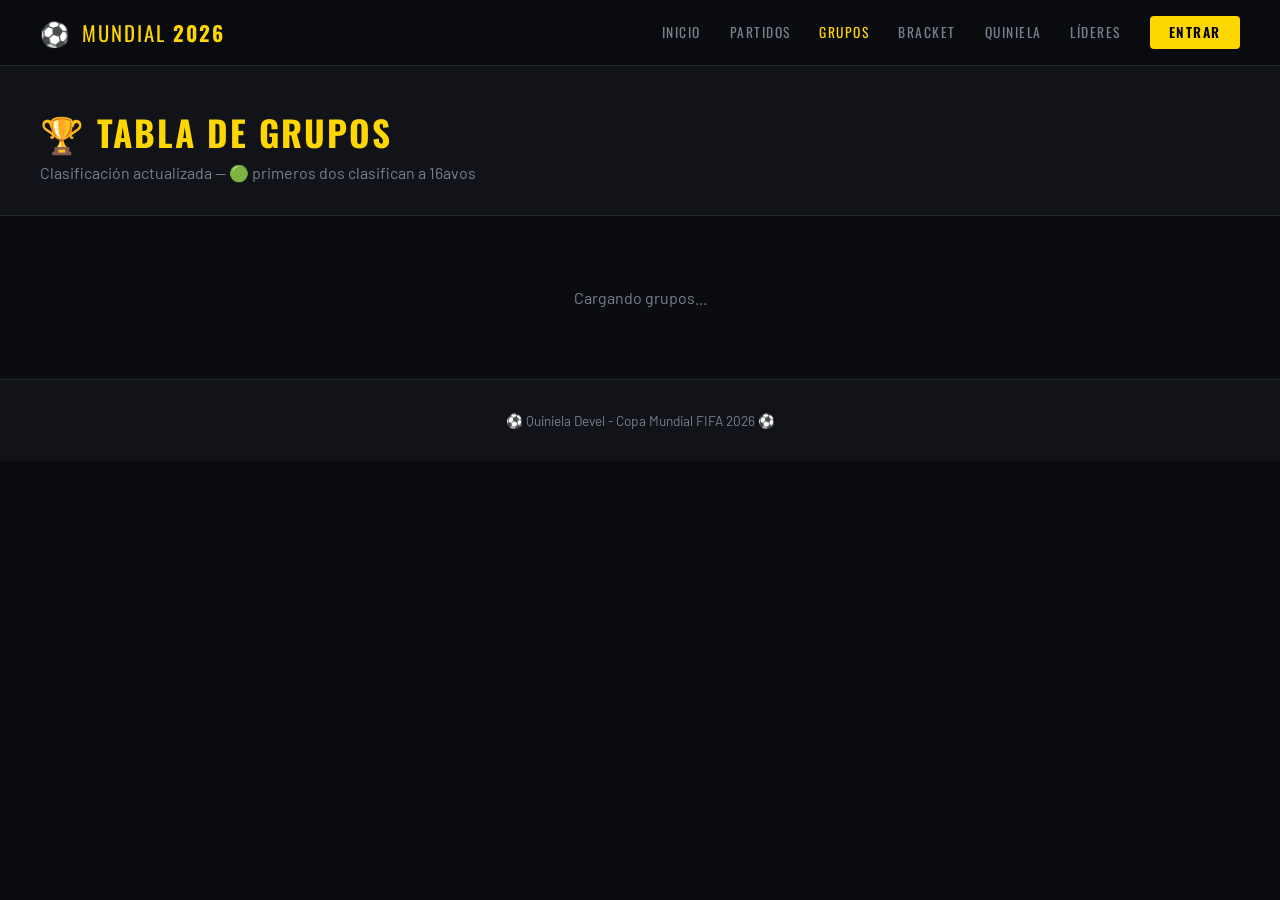
<file: pages/grupos.html>
<!DOCTYPE html>
<html lang="es">
<head>
  <meta charset="UTF-8"/>
  <meta name="viewport" content="width=device-width, initial-scale=1.0"/>
  <title>Grupos — Mundial 2026</title>
  <link href="https://fonts.googleapis.com/css2?family=Oswald:wght@400;600;700&family=Barlow:wght@300;400;500&display=swap" rel="stylesheet"/>
  <link rel="stylesheet" href="../css/styles.css"/>
</head>
<body>
  <nav class="navbar">
    <div class="nav-brand"><span class="trophy">⚽</span><span class="brand-text">MUNDIAL <strong>2026</strong></span></div>
    <div class="nav-links" id="navLinks">
      <a href="../index.html">Inicio</a>
      <a href="calendario.html">Partidos</a>
      <a href="grupos.html" class="active">Grupos</a>
      <a href="brackets.html">Bracket</a>
      <a href="quiniela.html">Quiniela</a>
      <a href="lideres.html">Líderes</a>
      <div id="authArea"><a href="login.html" class="btn-nav">Entrar</a></div>
    </div>
    <button class="hamburger" onclick="document.getElementById('navLinks').classList.toggle('open')">☰</button>
  </nav>

  <div class="page-header">
    <h1>🏆 TABLA DE GRUPOS</h1>
    <p>Clasificación actualizada — 🟢 primeros dos clasifican a 16avos</p>
  </div>

  <div class="page-content">
    <div id="todosGrupos" style="display:grid;grid-template-columns:repeat(auto-fit,minmax(400px,1fr));gap:1.5rem"></div>
  </div>

  <footer class="footer"><p>⚽ Quiniela Devel - Copa Mundial FIFA 2026 ⚽</p></footer>

  <script src="../js/supabase.js"></script>
  <script src="../js/app.js"></script>
  <script src="../js/auth-ui.js"></script>
  <script>
    async function renderGrupos() {
      const container = document.getElementById('todosGrupos');
      container.innerHTML = '<div style="text-align:center;padding:2rem;color:var(--text-dim)">Cargando grupos...</div>';
      const partidos = await obtenerPartidos();
      container.innerHTML = '';
      Object.keys(GRUPOS).forEach(letra => {
        const tabla = calcularClasificacion(letra, partidos);
        let html = `<div class="group-block">
          <div class="group-header">GRUPO ${letra}</div>
          <div class="table-wrap">
            <table>
              <thead><tr>
                <th>#</th><th>Equipo</th>
                <th title="Jugados">PJ</th>
                <th title="Ganados" style="color:var(--green)">PG</th>
                <th title="Empatados">PE</th>
                <th title="Perdidos" style="color:var(--red)">PP</th>
                <th title="Goles a Favor">GF</th>
                <th title="Goles en Contra">GC</th>
                <th title="Diferencia">DG</th>
                <th title="Puntos" style="color:var(--gold)">PTS</th>
              </tr></thead>
              <tbody>`;
        tabla.forEach((eq, i) => {
          const dg = eq.dg >= 0 ? '+'+eq.dg : ''+eq.dg;
          const borde = i < 2 ? 'border-left:3px solid var(--green)' : i === 2 ? 'border-left:3px solid var(--text-dim)' : '';
          const icono = i === 0 ? '🟢' : i === 1 ? '🟢' : i === 2 ? '⚪' : '🔴';
          html += `<tr style="${borde}">
            <td class="td-num" style="color:var(--text-dim)">${i+1}</td>
            <td class="td-team">${icono} ${eq.equipo}</td>
            <td class="td-num">${eq.pj}</td>
            <td class="td-num win">${eq.pg}</td>
            <td class="td-num">${eq.pe}</td>
            <td class="td-num loss">${eq.pp}</td>
            <td class="td-num">${eq.gf}</td>
            <td class="td-num">${eq.gc}</td>
            <td class="td-num">${dg}</td>
            <td class="td-num pts">${eq.pts}</td>
          </tr>`;
        });
        html += `</tbody></table></div></div>`;
        container.innerHTML += html;
      });
    }
    document.addEventListener('DOMContentLoaded', renderGrupos);
  </script>
</body>
</html>
</file>
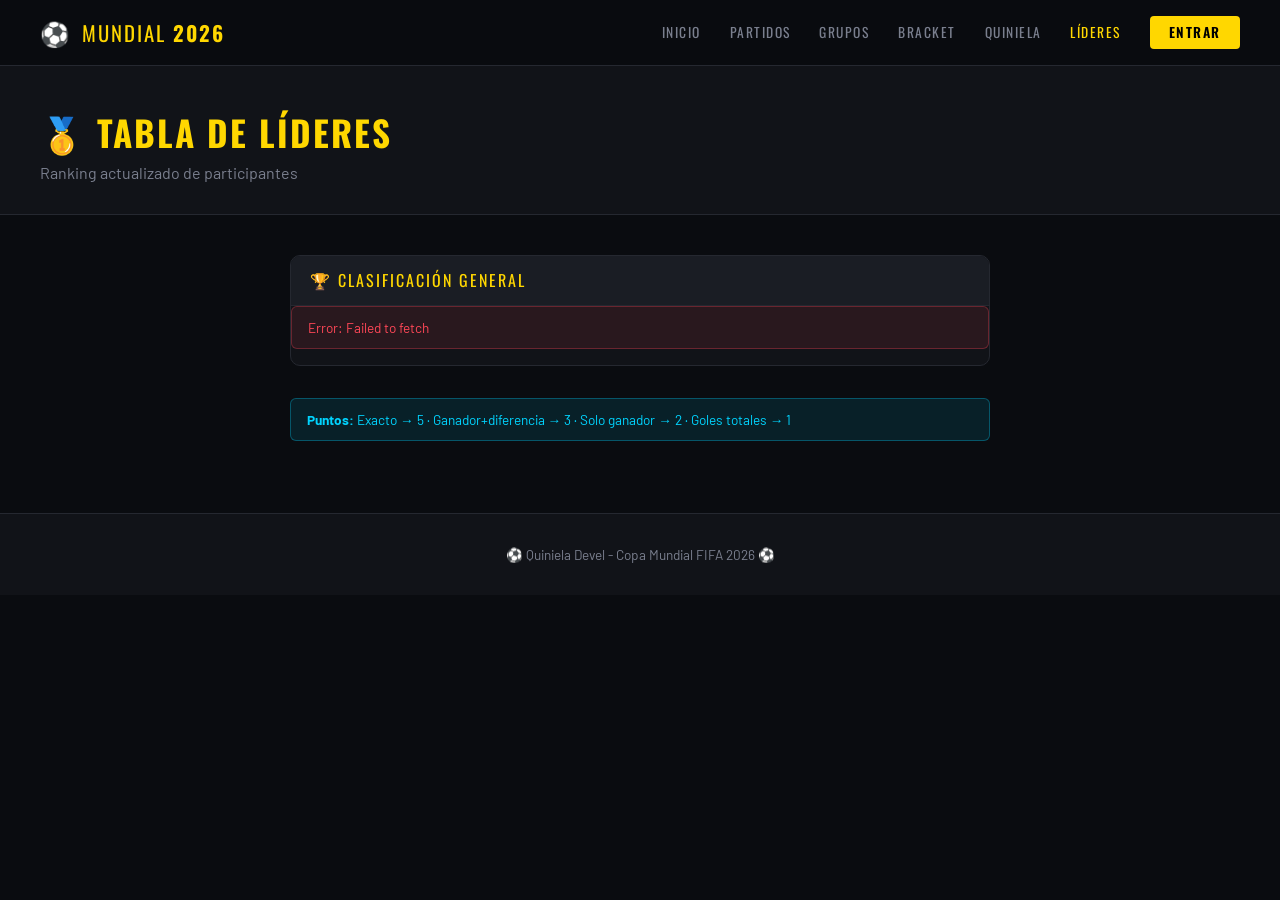
<file: pages/lideres.html>
<!DOCTYPE html>
<html lang="es">
<head>
  <meta charset="UTF-8"/>
  <meta name="viewport" content="width=device-width, initial-scale=1.0"/>
  <title>Tabla de Líderes — Mundial 2026</title>
  <link href="https://fonts.googleapis.com/css2?family=Oswald:wght@400;600;700&family=Barlow:wght@300;400;500&display=swap" rel="stylesheet"/>
  <link rel="stylesheet" href="../css/styles.css"/>
</head>
<body>
  <nav class="navbar">
    <div class="nav-brand"><span class="trophy">⚽</span><span class="brand-text">MUNDIAL <strong>2026</strong></span></div>
    <div class="nav-links" id="navLinks">
      <a href="../index.html">Inicio</a>
      <a href="calendario.html">Partidos</a>
      <a href="grupos.html">Grupos</a>
      <a href="brackets.html">Bracket</a>
      <a href="quiniela.html">Quiniela</a>
      <a href="lideres.html" class="active">Líderes</a>
      <div id="authArea"></div>
    </div>
    <button class="hamburger" onclick="document.getElementById('navLinks').classList.toggle('open')">☰</button>
  </nav>

  <div class="page-header">
    <h1>🥇 TABLA DE LÍDERES</h1>
    <p>Ranking actualizado de participantes</p>
  </div>

  <div class="page-content">
    <div class="group-block" style="max-width:700px;margin:0 auto">
      <div class="group-header">🏆 CLASIFICACIÓN GENERAL</div>
      <div id="tablaLideres"><div style="text-align:center;padding:2rem;color:var(--text-dim)">Calculando puntos...</div></div>
    </div>
    <div style="max-width:700px;margin:2rem auto">
      <div class="alert alert-info">
        <strong>Puntos:</strong> Exacto → 5 · Ganador+diferencia → 3 · Solo ganador → 2 · Goles totales → 1
      </div>
    </div>
  </div>

  <footer class="footer"><p>⚽ Quiniela Devel - Copa Mundial FIFA 2026 ⚽</p></footer>

  <script src="../js/supabase.js"></script>
  <script src="../js/app.js"></script>
  <script src="../js/auth-ui.js"></script>
  <script>
    async function renderLideres() {
      const container = document.getElementById('tablaLideres');
      const session = SBAuth.getSession();
      try {
        const tabla = await DB.calcularLideres();
        if (!tabla.length) {
          container.innerHTML = `<div style="text-align:center;padding:3rem;color:var(--text-dim)">
            <div style="font-size:2rem;margin-bottom:1rem">🏟️</div>
            <p>Aún no hay participantes en la quiniela.</p>
            <a href="login.html" style="color:var(--gold)">¡Únete y sé el primero!</a>
          </div>`;
          return;
        }
        let html = '';
        tabla.forEach((u, i) => {
          const icon = i===0?'🥇':i===1?'🥈':i===2?'🥉':(i+1);
          const cls  = i===0?'gold':i===1?'silver':i===2?'bronze':'';
          const esYo = session && session.user.id === u.id;
          html += `<div class="leader-row" style="${esYo?'background:rgba(255,215,0,.05);border-left:3px solid var(--gold)':''}">
            <div class="leader-rank ${cls}">${icon}</div>
            <div class="leader-name">${u.nombre} ${esYo?'<span style="font-size:.7rem;color:var(--gold)">(Tú)</span>':''}</div>
            <div style="font-size:.78rem;color:var(--text-dim);margin-right:1rem">@${u.username}</div>
            <div class="leader-pts">${u.puntos} <span style="font-size:.7rem;color:var(--text-dim)">pts</span></div>
          </div>`;
        });
        container.innerHTML = html;
      } catch (e) {
        container.innerHTML = `<div class="alert alert-error">Error: ${e.message||e}</div>`;
      }
    }
    document.addEventListener('DOMContentLoaded', renderLideres);
  </script>
</body>
</html>
</file>
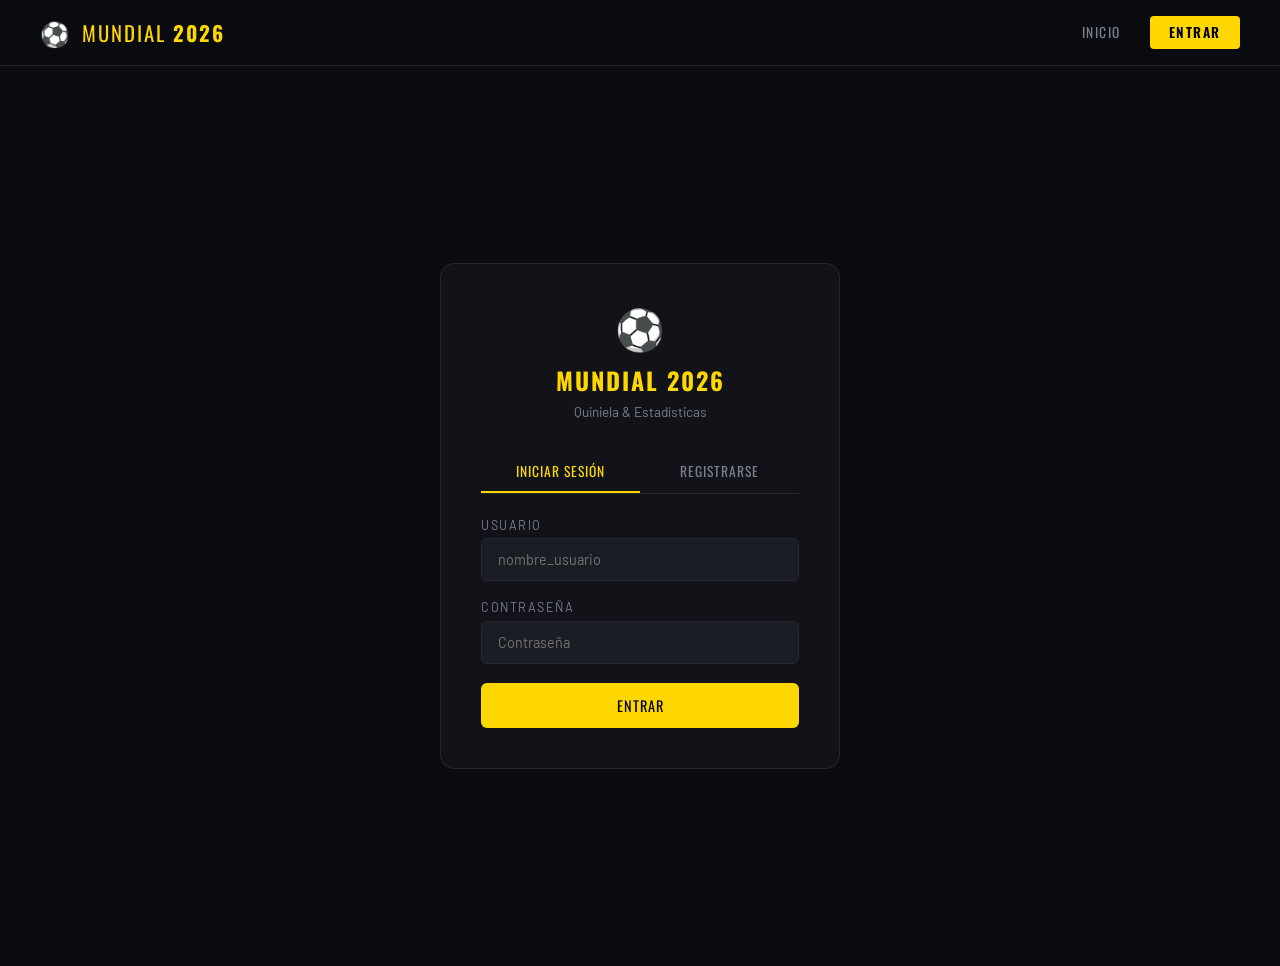
<file: pages/login.html>
<!DOCTYPE html>
<html lang="es">
<head>
  <meta charset="UTF-8"/>
  <meta name="viewport" content="width=device-width, initial-scale=1.0"/>
  <title>Entrar — Mundial 2026</title>
  <link href="https://fonts.googleapis.com/css2?family=Oswald:wght@400;600;700&family=Barlow:wght@300;400;500&display=swap" rel="stylesheet"/>
  <link rel="stylesheet" href="../css/styles.css"/>
</head>
<body>
  <nav class="navbar">
    <div class="nav-brand"><span class="trophy">⚽</span><span class="brand-text">MUNDIAL <strong>2026</strong></span></div>
    <div class="nav-links" id="navLinks">
      <a href="../index.html">Inicio</a>
      <div id="authArea"></div>
    </div>
    <button class="hamburger" onclick="document.getElementById('navLinks').classList.toggle('open')">☰</button>
  </nav>

  <div class="auth-page">
    <div class="auth-card">
      <div class="auth-logo">
        <div class="trophy-big">⚽</div>
        <h2>MUNDIAL 2026</h2>
        <p style="color:var(--text-dim);font-size:.85rem;margin-top:.3rem">Quiniela &amp; Estadísticas</p>
      </div>

      <div class="auth-tabs">
        <div class="auth-tab active" id="tabLogin" onclick="mostrarTab('login')">Iniciar Sesión</div>
        <div class="auth-tab" id="tabReg" onclick="mostrarTab('registro')">Registrarse</div>
      </div>

      <!-- LOGIN -->
      <div id="formLogin">
        <div id="alertLogin"></div>
        <div class="form-group">
          <label>Usuario</label>
          <input type="text" id="loginUser" placeholder="nombre_usuario" autocomplete="username"/>
        </div>
        <div class="form-group">
          <label>Contraseña</label>
          <input type="password" id="loginPass" placeholder="Contraseña" autocomplete="current-password"/>
        </div>
        <button class="btn btn-primary btn-full" id="btnLogin" onclick="login()">Entrar</button>
      </div>

      <!-- REGISTRO -->
      <div id="formReg" class="hidden">
        <div id="alertReg"></div>
        <div class="form-group">
          <label>Nombre</label>
          <input type="text" id="regNombre" placeholder="Nombre"/>
        </div>
        <div class="form-group">
          <label>Apellido <span style="color:var(--text-dim);font-weight:400">(opcional)</span></label>
          <input type="text" id="regApellido" placeholder="Apellido"/>
        </div>
        <div class="form-group">
          <label>Nombre de usuario</label>
          <input type="text" id="regUsername" placeholder="nombre_usuario" autocomplete="username"
            oninput="this.value=this.value.toLowerCase().replace(/\s/g,'_')"/>
          <small style="color:var(--text-dim);font-size:.72rem">Solo letras, números, guion bajo. Sin espacios.</small>
        </div>
        <div class="form-group">
          <label>Contraseña</label>
          <input type="password" id="regPass" placeholder="Mínimo 6 caracteres" autocomplete="new-password"/>
        </div>
        <button class="btn btn-primary btn-full" id="btnReg" onclick="registrar()">Crear cuenta</button>
      </div>
    </div>
  </div>

  <script src="../js/supabase.js"></script>
  <script src="../js/app.js"></script>
  <script src="../js/auth-ui.js"></script>
  <script>
    if (SBAuth.getSession()) {
      const p = JSON.parse(localStorage.getItem('user_profile') || 'null');
      window.location.href = p?.es_admin ? '../pages/admin.html' : '../index.html';
    }

    function mostrarTab(tab) {
      document.getElementById('formLogin').classList.toggle('hidden', tab !== 'login');
      document.getElementById('formReg').classList.toggle('hidden', tab !== 'registro');
      document.getElementById('tabLogin').classList.toggle('active', tab === 'login');
      document.getElementById('tabReg').classList.toggle('active', tab === 'registro');
      document.getElementById('alertLogin').innerHTML = '';
      document.getElementById('alertReg').innerHTML = '';
    }

    async function login() {
      const username = document.getElementById('loginUser').value.trim().toLowerCase();
      const pass     = document.getElementById('loginPass').value;
      const alEl     = document.getElementById('alertLogin');
      const btn      = document.getElementById('btnLogin');
      if (!username || !pass) {
        alEl.innerHTML = '<div class="alert alert-error">Ingresa tu usuario y contraseña.</div>';
        return;
      }
      btn.disabled = true; btn.textContent = 'Ingresando...';
      try {
        const data = await SBAuth.login(username, pass);
        const profile = await SBAuth.getProfile(data.user.id);
        localStorage.setItem('user_profile', JSON.stringify(profile));
        window.location.href = profile?.es_admin ? '../pages/admin.html' : '../index.html';
      } catch (e) {
        alEl.innerHTML = `<div class="alert alert-error">❌ ${e.message || 'Usuario o contraseña incorrectos'}</div>`;
        btn.disabled = false; btn.textContent = 'Entrar';
      }
    }

    async function registrar() {
      const nombre   = document.getElementById('regNombre').value.trim();
      const apellido = document.getElementById('regApellido').value.trim();
      const username = document.getElementById('regUsername').value.trim().toLowerCase();
      const pass     = document.getElementById('regPass').value;
      const alEl     = document.getElementById('alertReg');
      const btn      = document.getElementById('btnReg');
      if (!nombre || !username || !pass) {
        alEl.innerHTML = '<div class="alert alert-error">Nombre, usuario y contraseña son obligatorios.</div>';
        return;
      }
      if (!/^[a-z0-9_]+$/.test(username)) {
        alEl.innerHTML = '<div class="alert alert-error">El usuario solo puede tener letras, números y guion bajo (_).</div>';
        return;
      }
      if (pass.length < 6) {
        alEl.innerHTML = '<div class="alert alert-error">La contraseña debe tener al menos 6 caracteres.</div>';
        return;
      }
      btn.disabled = true; btn.textContent = 'Creando cuenta...';
      const nombreCompleto = apellido ? `${nombre} ${apellido}` : nombre;
      try {
        await SBAuth.register(username, pass, nombreCompleto);
        alEl.innerHTML = `<div class="alert alert-success">✅ ¡Cuenta creada! Ya puedes iniciar sesión.</div>`;
        setTimeout(() => {
          document.getElementById('loginUser').value = username;
          mostrarTab('login');
        }, 1500);
      } catch (e) {
        let msg = e.message || 'Error al crear la cuenta';
        if (msg.includes('already registered') || msg.includes('already been registered')) {
          msg = 'Ese nombre de usuario ya está en uso. Elige otro.';
        }
        alEl.innerHTML = `<div class="alert alert-error">❌ ${msg}</div>`;
      }
      btn.disabled = false; btn.textContent = 'Crear cuenta';
    }

    document.addEventListener('keydown', e => {
      if (e.key !== 'Enter') return;
      if (!document.getElementById('formReg').classList.contains('hidden')) registrar();
      else login();
    });
  </script>
</body>
</html>
</file>
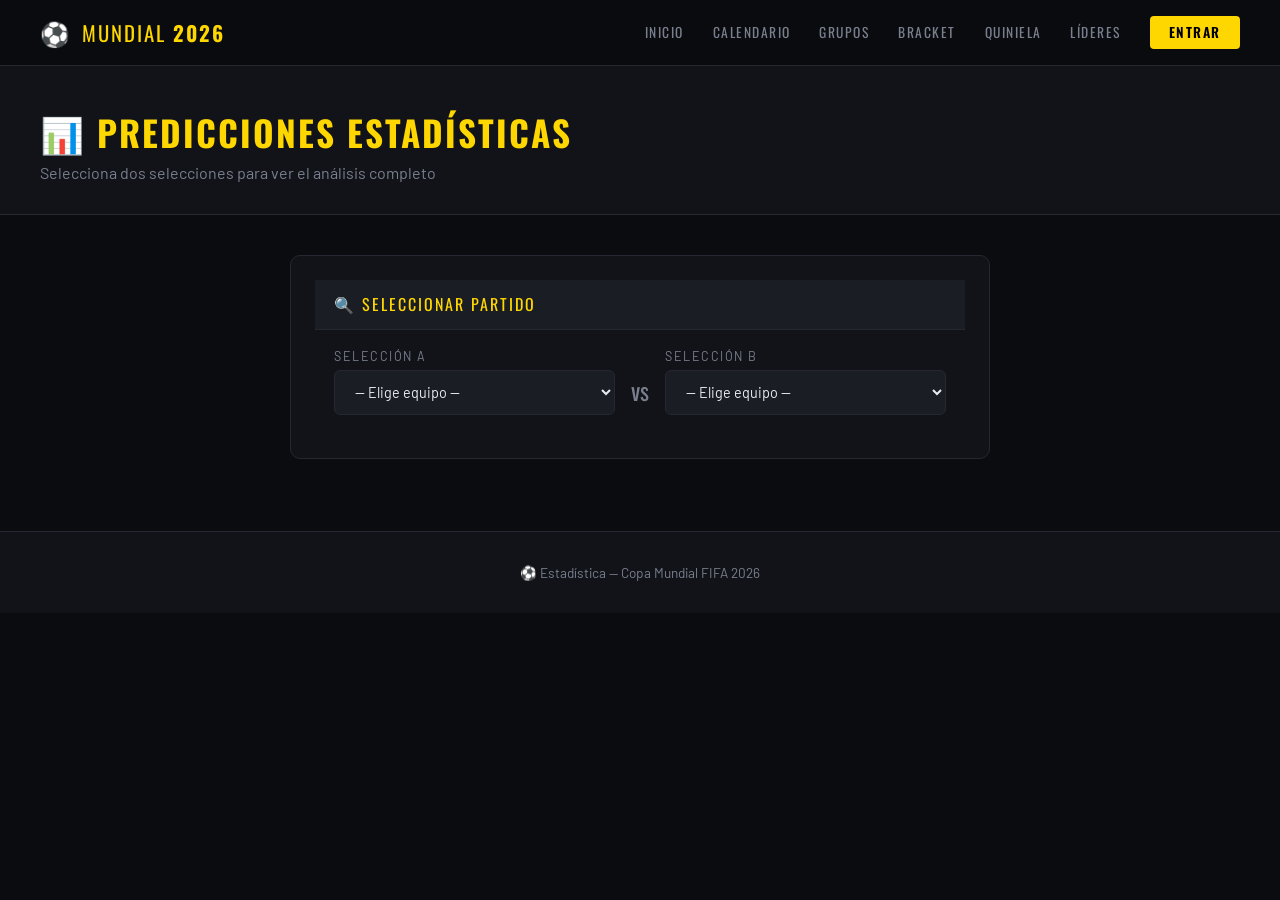
<file: pages/predicciones.html>
<!DOCTYPE html>
<html lang="es">
<head>
  <meta charset="UTF-8"/>
  <meta name="viewport" content="width=device-width, initial-scale=1.0"/>
  <title>Predicciones — Mundial 2026</title>
  <link href="https://fonts.googleapis.com/css2?family=Oswald:wght@400;600;700&family=Barlow:wght@300;400;500&display=swap" rel="stylesheet"/>
  <link rel="stylesheet" href="../css/styles.css"/>
</head>
<body>
  <nav class="navbar">
    <div class="nav-brand"><span class="trophy">⚽</span><span class="brand-text">MUNDIAL <strong>2026</strong></span></div>
    <div class="nav-links" id="navLinks">
      <a href="../index.html">Inicio</a>
      <a href="calendario.html">Calendario</a>
      <a href="grupos.html">Grupos</a>
      <a href="brackets.html">Bracket</a>
      <a href="quiniela.html">Quiniela</a>
      <a href="lideres.html">Líderes</a>
      <div id="authArea"><a href="login.html" class="btn-nav">Entrar</a></div>
    </div>
      <button class="hamburger" onclick="document.getElementById('navLinks').classList.toggle('open')">☰</button>
  </nav>

  <div class="page-header">
    <h1>📊 PREDICCIONES ESTADÍSTICAS</h1>
    <p>Selecciona dos selecciones para ver el análisis completo</p>
  </div>

  <div class="page-content">
    <!-- Selector -->
    <div class="group-block" style="padding:1.5rem;max-width:700px;margin:0 auto 2rem">
      <div class="group-header">🔍 SELECCIONAR PARTIDO</div>
      <div style="padding:1.2rem;display:flex;gap:1rem;flex-wrap:wrap;align-items:flex-end">
        <div class="form-group" style="flex:1;min-width:180px;margin:0">
          <label>Selección A</label>
          <select id="equipoA" onchange="analizar()">
            <option value="">— Elige equipo —</option>
          </select>
        </div>
        <div style="font-family:var(--font-display);font-size:1.5rem;color:var(--text-dim);padding-bottom:.4rem">vs</div>
        <div class="form-group" style="flex:1;min-width:180px;margin:0">
          <label>Selección B</label>
          <select id="equipoB" onchange="analizar()">
            <option value="">— Elige equipo —</option>
          </select>
        </div>
      </div>
    </div>

    <!-- Resultado análisis -->
    <div id="resultadoAnalisis" class="hidden" style="max-width:700px;margin:0 auto"></div>
  </div>

  <footer class="footer">
    <p>⚽ Estadística — Copa Mundial FIFA 2026</p>
  </footer>

  <script src="../js/supabase.js"></script>
  <script src="../js/app.js"></script>
  <script src="../js/auth-ui.js"></script>
  <script>
    async function init() {
      const stats  = await obtenerStats();
      const selA   = document.getElementById('equipoA');
      const selB   = document.getElementById('equipoB');
      // Solo mostrar selecciones reales (excluir Play-Offs genéricos)
      const equipos = Object.keys(stats)
        .filter(e => !e.startsWith('UEFA Play-Off') && !e.startsWith('Fifa Play-Off'))
        .sort();

      equipos.forEach(eq => {
        selA.innerHTML += `<option value="${eq}">${eq}</option>`;
        selB.innerHTML += `<option value="${eq}">${eq}</option>`;
      });
    }

    function barra(val, max, color) {
      const pct = Math.min(100, (val / max) * 100);
      return `<div style="background:var(--bg3);border-radius:3px;height:8px;margin-top:.3rem">
        <div style="background:${color};height:8px;border-radius:3px;width:${pct}%;transition:width .5s"></div>
      </div>`;
    }

    async function analizar() {
      const eqA = document.getElementById('equipoA').value;
      const eqB = document.getElementById('equipoB').value;
      const container = document.getElementById('resultadoAnalisis');

      if (!eqA || !eqB || eqA === eqB) {
        container.classList.add('hidden');
        return;
      }

      const pred = await predecirPartido(eqA, eqB);
      const stats = await obtenerStats();
      const A = stats[eqA], B = stats[eqB];
      container.classList.remove('hidden');

      container.innerHTML = `
        <!-- Marcador predicho -->
        <div class="group-block mb2" style="padding:1.5rem;text-align:center">
          <div style="font-size:.7rem;letter-spacing:3px;color:var(--text-dim);margin-bottom:1rem">MARCADOR PRONOSTICADO</div>
          <div style="display:flex;justify-content:center;align-items:center;gap:1.5rem;margin-bottom:1rem">
            <div style="font-family:var(--font-display);font-size:1.5rem">${eqA}</div>
            <div style="font-family:var(--font-display);font-size:3.5rem;color:var(--gold)">${pred.marcA} – ${pred.marcB}</div>
            <div style="font-family:var(--font-display);font-size:1.5rem">${eqB}</div>
          </div>
          <div class="pred-explain">${pred.explicacion}</div>
        </div>

        <!-- Probabilidades -->
        <div class="group-block mb2" style="padding:1.5rem">
          <div class="group-header">📈 PROBABILIDADES</div>
          <div style="padding:1rem;display:flex;flex-direction:column;gap:1rem">
            <div>
              <div style="display:flex;justify-content:space-between;font-size:.85rem">
                <span>${eqA}</span>
                <strong style="color:var(--cyan)">${pred.probA}%</strong>
              </div>
              ${barra(pred.probA, 100, 'var(--cyan)')}
            </div>
            <div>
              <div style="display:flex;justify-content:space-between;font-size:.85rem">
                <span>Empate</span>
                <strong style="color:var(--text-dim)">${pred.probEmpate}%</strong>
              </div>
              ${barra(pred.probEmpate, 100, 'var(--text-dim)')}
            </div>
            <div>
              <div style="display:flex;justify-content:space-between;font-size:.85rem">
                <span>${eqB}</span>
                <strong style="color:var(--red)">${pred.probB}%</strong>
              </div>
              ${barra(pred.probB, 100, 'var(--red)')}
            </div>
          </div>
        </div>

        <!-- Estadísticas comparativas -->
        <div class="group-block mb2" style="padding:1.5rem">
          <div class="group-header">📊 COMPARATIVA ESTADÍSTICA</div>
          <div style="padding:1rem">
            ${statRow('⚽ Promedio de goles', A.goles, B.goles, eqA, eqB, 3)}
            ${statRow('🟨 Promedio tarjetas', A.tarjetas, B.tarjetas, eqA, eqB, 3, true)}
            ${statRow('🚩 Promedio offsides', A.offsides, B.offsides, eqA, eqB, 4)}
          </div>
        </div>

        <!-- Predicciones extras -->
        <div class="group-block" style="padding:1.5rem">
          <div class="group-header">🔢 OTRAS PREDICCIONES</div>
          <div style="padding:1rem;display:grid;grid-template-columns:repeat(3,1fr);gap:1rem">
            <div class="pred-stat"><div class="val">${pred.tarjAm}</div><div class="lbl">🟨 Amarillas totales</div></div>
            <div class="pred-stat"><div class="val">${pred.tarjRj}</div><div class="lbl">🟥 Rojas totales</div></div>
            <div class="pred-stat"><div class="val">${pred.offs}</div><div class="lbl">🚩 Offsides totales</div></div>
            <div class="pred-stat"><div class="val">${pred.marcA + pred.marcB}</div><div class="lbl">⚽ Total goles</div></div>
            <div class="pred-stat"><div class="val">${+(pred.golesA + pred.golesB).toFixed(1)}</div><div class="lbl">📊 Prom goles ponderado</div></div>
            <div class="pred-stat"><div class="val">${pred.probA > pred.probB ? eqA.split(' ')[0] : eqB.split(' ')[0]}</div><div class="lbl">🏆 Favorito</div></div>
          </div>
        </div>
      `;
    }

    function statRow(label, valA, valB, nameA, nameB, max, inverted = false) {
      const winner = inverted ? (valA < valB ? nameA : nameB) : (valA > valB ? nameA : nameB);
      const pctA = Math.min(100, (valA / max) * 100);
      const pctB = Math.min(100, (valB / max) * 100);
      return `<div style="margin-bottom:1.2rem">
        <div style="display:flex;justify-content:space-between;font-size:.82rem;margin-bottom:.4rem">
          <span>${label}</span>
          <span style="color:var(--gold);font-size:.75rem">Ventaja: ${winner}</span>
        </div>
        <div style="display:grid;grid-template-columns:1fr 60px 1fr;gap:.5rem;align-items:center">
          <div>
            <div style="font-size:.8rem;color:var(--text-dim)">${nameA}: <strong style="color:var(--text)">${valA}</strong></div>
            <div style="background:var(--bg3);border-radius:3px;height:6px;margin-top:.2rem">
              <div style="background:var(--cyan);height:6px;border-radius:3px;width:${pctA}%"></div>
            </div>
          </div>
          <div style="text-align:center;font-size:.7rem;color:var(--text-dim)">vs</div>
          <div>
            <div style="font-size:.8rem;color:var(--text-dim)">${nameB}: <strong style="color:var(--text)">${valB}</strong></div>
            <div style="background:var(--bg3);border-radius:3px;height:6px;margin-top:.2rem">
              <div style="background:var(--red);height:6px;border-radius:3px;width:${pctB}%"></div>
            </div>
          </div>
        </div>
      </div>`;
    }

    document.addEventListener('DOMContentLoaded', () => init());
  </script>
</body>
</html>
</file>
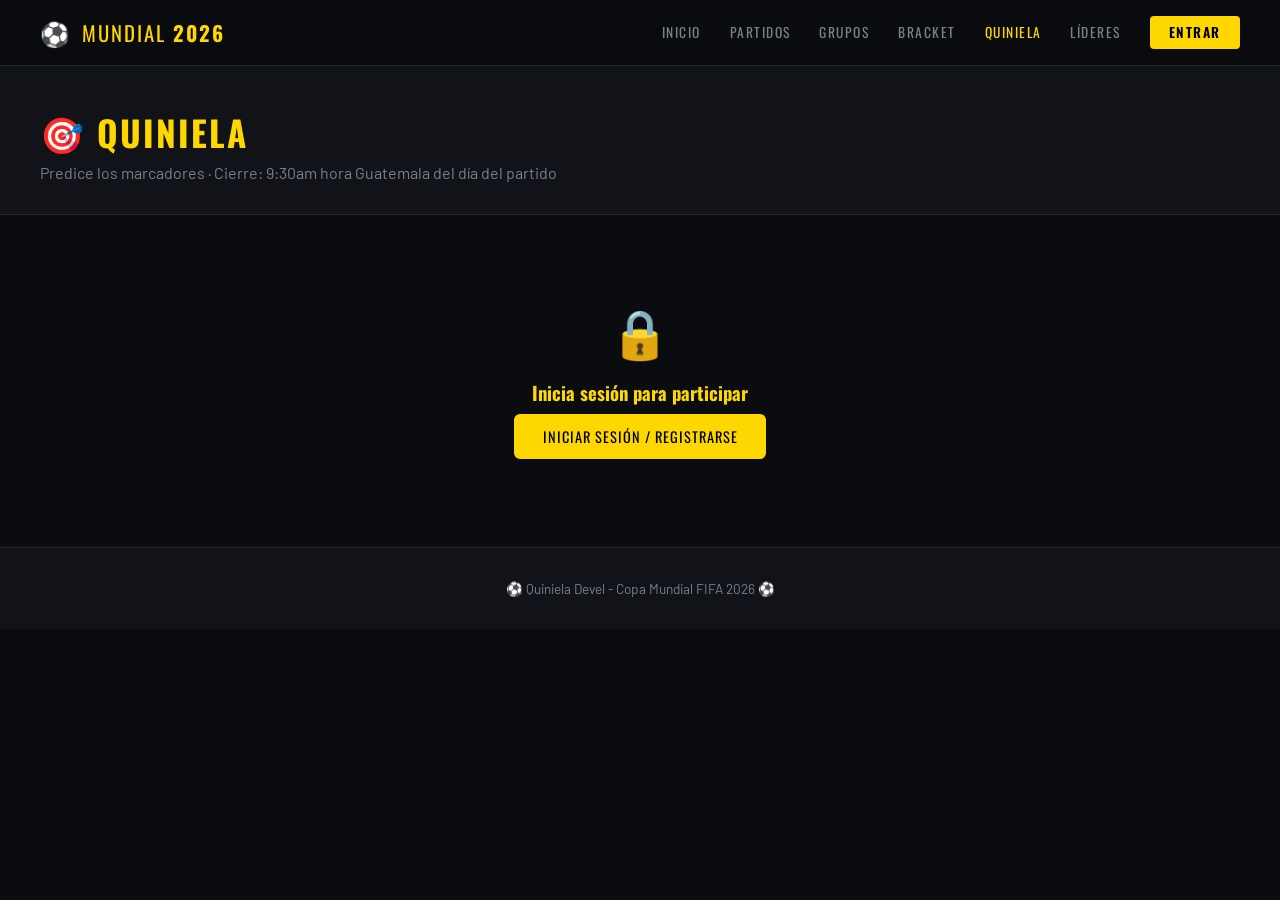
<file: pages/quiniela.html>
<!DOCTYPE html>
<html lang="es">
<head>
  <meta charset="UTF-8"/>
  <meta name="viewport" content="width=device-width, initial-scale=1.0"/>
  <title>Quiniela — Mundial 2026</title>
  <link href="https://fonts.googleapis.com/css2?family=Oswald:wght@400;600;700&family=Barlow:wght@300;400;500&display=swap" rel="stylesheet"/>
  <link rel="stylesheet" href="../css/styles.css"/>
  <style>
    .sug-row{display:flex;flex-wrap:wrap;gap:.4rem;margin-top:.5rem}
    .sug-chip{display:inline-flex;align-items:center;gap:.3rem;padding:.25rem .7rem;border-radius:20px;
      background:var(--bg3);border:1px solid var(--border);font-size:.75rem;color:var(--text-dim);
      cursor:pointer;transition:all .15s}
    .sug-chip:hover{background:rgba(255,215,0,.12);border-color:rgba(255,215,0,.4);color:var(--text)}
    .sug-chip .sc{font-family:var(--font-display);font-size:.85rem;color:var(--gold)}
    .match-pred-row{padding:.9rem 1.2rem;border-bottom:1px solid var(--border)}
    .inp-gol{width:52px;text-align:center;border-radius:6px;padding:.45rem .2rem;
      font-family:var(--font-display);font-size:1.25rem;border:1px solid var(--border)}
    .inp-gol:disabled{opacity:.5;background:var(--bg);border-color:transparent;color:var(--text-dim)}
    .inp-gol:not(:disabled){background:var(--bg3);color:var(--text)}
  </style>
</head>
<body>
  <nav class="navbar">
    <div class="nav-brand"><span class="trophy">⚽</span><span class="brand-text">MUNDIAL <strong>2026</strong></span></div>
    <div class="nav-links" id="navLinks">
      <a href="../index.html">Inicio</a>
      <a href="calendario.html">Partidos</a>
      <a href="grupos.html">Grupos</a>
      <a href="brackets.html">Bracket</a>
      <a href="quiniela.html" class="active">Quiniela</a>
      <a href="lideres.html">Líderes</a>
      <div id="authArea"></div>
    </div>
    <button class="hamburger" onclick="document.getElementById('navLinks').classList.toggle('open')">☰</button>
  </nav>

  <div class="page-header">
    <h1>🎯 QUINIELA</h1>
    <p>Predice los marcadores · Cierre: 9:30am hora Guatemala del día del partido</p>
  </div>

  <div class="page-content">
    <div id="loginPrompt" class="hidden" style="text-align:center;padding:3rem">
      <div style="font-size:3rem;margin-bottom:1rem">🔒</div>
      <h3 style="font-family:var(--font-display);color:var(--gold);margin-bottom:.5rem">Inicia sesión para participar</h3>
      <a href="login.html" class="btn btn-primary">Iniciar Sesión / Registrarse</a>
    </div>

    <div id="panelQ" class="hidden">
      <div style="display:flex;justify-content:space-between;align-items:center;flex-wrap:wrap;gap:1rem;margin-bottom:1.5rem">
        <div>
          <h3 style="font-family:var(--font-display);font-size:1.3rem;color:var(--gold)" id="bienvenida"></h3>
          <p style="color:var(--text-dim);font-size:.85rem" id="mispts">Cargando puntos...</p>
        </div>
        <div style="display:flex;gap:.6rem;flex-wrap:wrap">
          <button class="btn btn-primary" id="btnGuardar" onclick="guardarTodo()">💾 Guardar predicciones</button>
          <a href="lideres.html" class="btn btn-secondary">🏅 Ver líderes</a>
        </div>
      </div>

      <div id="alGuardado" class="mb1"></div>

      <!-- Sistema de puntos -->
      <div class="group-block mb2">
        <div class="group-header">📊 SISTEMA DE PUNTOS</div>
        <div style="display:grid;grid-template-columns:repeat(4,1fr);gap:.5rem;padding:.8rem">
          <div class="pred-stat"><div class="val" style="color:var(--gold)">5 pts</div><div class="lbl">Marcador exacto</div></div>
          <div class="pred-stat"><div class="val" style="color:var(--cyan)">3 pts</div><div class="lbl">Ganador + diferencia</div></div>
          <div class="pred-stat"><div class="val" style="color:var(--green)">2 pts</div><div class="lbl">Solo ganador</div></div>
          <div class="pred-stat"><div class="val" style="color:var(--text-dim)">1 pt</div><div class="lbl">Goles totales</div></div>
        </div>
        <div style="padding:.5rem 1rem;font-size:.78rem;color:var(--text-dim);border-top:1px solid var(--border)">
          💡 En eliminatorias con penales: predice el marcador al final de la prórroga. El ganador = quién clasifica.
        </div>
      </div>

      <div id="listaQ"><div style="text-align:center;padding:2rem;color:var(--text-dim)">Cargando partidos...</div></div>
    </div>
  </div>

  <footer class="footer"><p>⚽ Quiniela Devel - Copa Mundial FIFA 2026 ⚽</p></footer>

  <script src="../js/supabase.js"></script>
  <script src="../js/app.js"></script>
  <script src="../js/auth-ui.js"></script>
  <script>
    let userId = null;
    let predsLocal = {};
    let partidos = [];

    async function init() {
      const session = SBAuth.getSession();
      const profile = JSON.parse(localStorage.getItem('user_profile') || 'null');
      if (!session || !profile || profile.es_admin) {
        document.getElementById('loginPrompt').classList.remove('hidden');
        return;
      }
      document.getElementById('panelQ').classList.remove('hidden');
      userId = session.user.id;
      document.getElementById('bienvenida').textContent = `👋 Hola, ${profile.nombre}`;

      try {
        // Traer TODO directo de BD sin caché para garantizar consistencia
        invalidarCachePartidos();
        const [partidosFrescos, predsDB] = await Promise.all([
          SB.get('partidos', '?select=*&order=id.asc'),
          DB.getPredicciones(userId),
        ]);
        partidos = partidosFrescos;
        _partidosCache = partidosFrescos;
        predsLocal = predsDB;
        renderQ();
        calcularYMostrarPuntos();
      } catch (e) {
        document.getElementById('listaQ').innerHTML = `<div class="alert alert-error">Error cargando datos: ${e.message||e}</div>`;
      }
    }

    // Calcula puntos localmente usando los mismos partidos y predicciones ya cargados
    // Evita una segunda llamada a BD que podría traer datos distintos
    function calcularYMostrarPuntos() {
      let total = 0;
      partidos.forEach(p => {
        if (p.estado !== 'finalizado') return;
        const pred = predsLocal[p.id];
        if (!pred || pred.golesLocal === undefined || pred.golesLocal === null) return;
        const pts = calcularPuntosRaw(pred, p);
        total += pts || 0;
      });
      document.getElementById('mispts').textContent = `Tus puntos: ${total} pts 🏆`;
    }

    // Mantener actuPts para compatibilidad pero usando cálculo local
    async function actuPts() {
      calcularYMostrarPuntos();
    }

    function renderQ() {
      const gruposLetras = ['A','B','C','D','E','F','G','H','I','J','K','L'];
      let html = '';

      gruposLetras.forEach(gr => {
        const ps = partidos.filter(p => p.grupo === gr);
        html += `<div class="group-block mb2"><div class="group-header">GRUPO ${gr}</div>`;
        ps.forEach(p => { html += renderPartidoQ(p); });
        html += `</div>`;
      });

      const fasesOrden = ['16avos','Octavos','Cuartos','Semifinales','3er Lugar','Final'];
      fasesOrden.forEach(fase => {
        const ps = partidos.filter(p => p.fase === fase);
        if (!ps.length) return;
        html += `<div class="group-block mb2"><div class="group-header">⚔️ ${fase.toUpperCase()}</div>`;
        ps.forEach(p => { html += renderPartidoQ(p, true); });
        html += `</div>`;
      });

      document.getElementById('listaQ').innerHTML = html;
    }

    function renderPartidoQ(p) {
      const pred      = predsLocal[p.id] || {};
      const finalizado = p.estado === 'finalizado';
      const editable   = !finalizado && partidoEditable(p);
      const ga = pred.golesLocal !== undefined ? pred.golesLocal : '';
      const gb = pred.golesVisitante !== undefined ? pred.golesVisitante : '';
      const pts = finalizado && ga !== '' ? calcularPuntos(pred, p) : null;
      const pCols = {5:'var(--gold)',3:'var(--cyan)',2:'var(--green)',1:'var(--text-dim)',0:'var(--red)'};

      const localN  = resolverEquipo(p.local, partidos);
      const visitN  = resolverEquipo(p.visitante, partidos);
      const esPlaceholder = [p.local, p.visitante].some(t =>
        t.includes('Play-Off')||t.includes('Fifa')||/^[W123L][A-L0-9]/.test(t));

      let sugHtml = '';
      if (editable && !esPlaceholder) {
        const S = _statsCache && Object.keys(_statsCache).length ? _statsCache : EQUIPOS_STATS_DEFAULT;
        const A = S[localN] || S[resolverNombreEquipo(localN)] || {goles:1.2,tarjetas:1.5,offsides:1.4,ranking:50};
        const B = S[visitN] || S[resolverNombreEquipo(visitN)] || {goles:1.2,tarjetas:1.5,offsides:1.4,ranking:50};
        const f = r => r<=5?1.25:r<=15?1.12:r<=30?1.00:r<=50?0.88:0.78;
        const gA = A.goles*f(A.ranking)*0.9, gB = B.goles*f(B.ranking)*0.9;
        const mA = Math.round(gA), mB = Math.round(gB);
        const nomL = localN.split(' ')[0], nomV = visitN.split(' ')[0];
        const c1 = {a:mA, b:mB, label:'Más probable'};
        const c2 = mA > mB ? {a:mA+1, b:mB, label:`Gana ${nomL}`} : {a:mB+1, b:mA, label:`Gana ${nomL}`};
        const c3 = mB > mA ? {a:mA, b:mB+1, label:`Gana ${nomV}`} : {a:mA, b:mA+1, label:`Gana ${nomV}`};
        const empateVal = Math.max(mA, mB);
        const c4 = {a:empateVal, b:empateVal, label:'Empate'};
        const sugs = [c1, c2, c3, c4];
        sugHtml = `<div class="sug-row">
          <span style="font-size:.68rem;color:var(--text-dim);align-self:center">💡</span>
          ${sugs.map(s=>`<span class="sug-chip" onclick="usarSug(${p.id},${s.a},${s.b})">
            <span class="sc">${s.a}–${s.b}</span><span style="font-size:.68rem">${s.label}</span>
          </span>`).join('')}
        </div>`;
      }

      const lockBadge = !editable && !finalizado
        ? `<span class="lock-badge">🔒 CERRADO</span>`
        : editable ? `<span class="open-badge">✏️ ${textoDeadline(p)}</span>` : '';

      const resultadoHtml = finalizado ? `
        <div style="display:flex;justify-content:center;align-items:center;gap:.5rem;margin-top:.5rem;flex-wrap:wrap">
          <span style="font-size:.75rem;color:var(--text-dim)">Real: <strong style="color:var(--text)">${p.goles_local}–${p.goles_visitante}${p.tiene_penales?' (P:'+p.penales_local+'–'+p.penales_visitante+')':''}</strong></span>
          ${pts!==null
            ?`<span style="font-family:var(--font-display);color:${pCols[pts]};font-size:1.1rem;font-weight:700">+${pts} pts</span>`
            :'<span style="font-size:.7rem;color:var(--text-dim)">Sin pred.</span>'}
        </div>` : '';

      return `<div class="match-pred-row">
        <!-- fecha + badge -->
        <div style="display:flex;align-items:center;gap:.4rem;flex-wrap:wrap;margin-bottom:.6rem">
          <span style="font-size:.72rem;color:var(--text-dim)">${p.fecha} · ${p.hora}</span>
          ${lockBadge}
          ${finalizado?'<span class="status-done badge-status" style="font-size:.65rem;padding:.1rem .4rem">Final</span>':''}
          ${p.tiene_penales?'<span style="font-size:.65rem;color:var(--cyan)">⚡ Penales</span>':''}
        </div>
        <!-- grid: nombre | input | – | input | nombre -->
        <div style="display:grid;grid-template-columns:1fr 48px 16px 48px 1fr;align-items:center;gap:.25rem">
          <span style="font-family:var(--font-display);font-size:.9rem;text-align:right;overflow:hidden;text-overflow:ellipsis;white-space:nowrap;padding-right:.2rem">${localN}</span>
          <input type="number" min="0" max="20" id="ga_${p.id}" value="${ga}"
            ${!editable?'disabled':''} class="inp-gol" onchange="updPred(${p.id})"/>
          <span style="font-family:var(--font-display);color:var(--text-dim);font-size:1rem;text-align:center">–</span>
          <input type="number" min="0" max="20" id="gb_${p.id}" value="${gb}"
            ${!editable?'disabled':''} class="inp-gol" onchange="updPred(${p.id})"/>
          <span style="font-family:var(--font-display);font-size:.9rem;overflow:hidden;text-overflow:ellipsis;white-space:nowrap;padding-left:.2rem">${visitN}</span>
        </div>
        ${resultadoHtml}
        ${sugHtml}
      </div>`;
    }

    function usarSug(id, ga, gb) {
      const a = document.getElementById(`ga_${id}`), b = document.getElementById(`gb_${id}`);
      if (a && !a.disabled) {
        a.value = ga; b.value = gb; updPred(id);
        [a,b].forEach(el => { el.style.borderColor='var(--gold)'; setTimeout(()=>el.style.borderColor='',1200); });
      }
    }

    function updPred(id) {
      const a = document.getElementById(`ga_${id}`)?.value;
      const b = document.getElementById(`gb_${id}`)?.value;
      if (a !== '' && a !== undefined) {
        predsLocal[id] = { golesLocal:parseInt(a), golesVisitante:parseInt(b) };
      }
    }

    async function guardarTodo() {
      const btn = document.getElementById('btnGuardar');
      btn.disabled = true; btn.textContent = 'Guardando...';

      // CRÍTICO: solo recolectar partidos que el usuario REALMENTE puede
      // modificar (input habilitado = editable = partido abierto).
      // Nunca reenviar partidos finalizados/cerrados — eso es lo que
      // rompía la política RLS de UPDATE y disparaba el error de constraint.
      const toSave = [];
      let omitidos = 0;
      partidos.forEach(p => {
        const a = document.getElementById(`ga_${p.id}`);
        const b = document.getElementById(`gb_${p.id}`);
        if (!a || !b) return;
        if (a.disabled || b.disabled) {
          // Partido ya cerrado/finalizado — NO se reenvía, se omite silenciosamente
          if (a.value !== '') omitidos++;
          return;
        }
        if (a.value !== '' && b.value !== '') {
          const gl = parseInt(a.value);
          const gv = parseInt(b.value);
          toSave.push({ partido_id: p.id, goles_local: gl, goles_visitante: gv });
          predsLocal[p.id] = { golesLocal: gl, golesVisitante: gv };
        }
      });

      if (!toSave.length) {
        mostrarError('alGuardado', 'No hay predicciones nuevas o editables para guardar.');
        btn.disabled = false; btn.textContent = '💾 Guardar predicciones';
        return;
      }

      try {
        await DB.upsertPrediccionesBulk(userId, toSave);
        let msg = `✅ ${toSave.length} predicción(es) guardadas correctamente.`;
        if (omitidos > 0) msg += ` (${omitidos} partido(s) ya cerrados no se modificaron).`;
        mostrarOk('alGuardado', msg);
        calcularYMostrarPuntos();
      } catch (e) {
        if (e.bloqueadas && e.bloqueadas.length) {
          const nombresPartidos = e.bloqueadas.map(b => {
            const p = partidos.find(x => x.id === b.partido_id);
            return p ? `${p.local} vs ${p.visitante}` : `Partido ${b.partido_id}`;
          }).join(', ');
          mostrarError('alGuardado',
            `⚠️ ${e.guardadas} predicción(es) guardadas correctamente. ` +
            `${e.bloqueadas.length} no se pudieron guardar: ${nombresPartidos}`
          );
          predsLocal = await DB.getPredicciones(userId);
          renderQ();
          calcularYMostrarPuntos();
        } else {
          mostrarError('alGuardado', `Error al guardar: ${e.message || JSON.stringify(e)}`);
        }
      }
      btn.disabled = false; btn.textContent = '💾 Guardar predicciones';
    }

    document.addEventListener('DOMContentLoaded', async () => {
      try {
        const fromDB = await DB.getStats();
        _statsCache = { ...EQUIPOS_STATS_DEFAULT, ...fromDB };
      } catch {
        _statsCache = { ...EQUIPOS_STATS_DEFAULT };
      }
      init();
    });
  </script>
</body>
</html>
</file>
<file: css/styles.css>
/* ============================================================
   MUNDIAL 2026 — CSS Principal
   Estilo: Dashboard deportivo oscuro con acentos vibrantes
   ============================================================ */

:root {
  --bg: #0a0c10;
  --bg2: #111318;
  --bg3: #1a1d24;
  --border: #252830;
  --text: #e8eaf0;
  --text-dim: #7a7f8e;
  --gold: #ffd700;
  --cyan: #00d4ff;
  --green: #00ff88;
  --red: #ff4757;
  --font-display: 'Oswald', sans-serif;
  --font-body: 'Barlow', sans-serif;
}

* { margin: 0; padding: 0; box-sizing: border-box; }

body {
  background: var(--bg);
  color: var(--text);
  font-family: var(--font-body);
  min-height: 100vh;
}

a { text-decoration: none; color: inherit; }

/* ── NAVBAR ── */
.navbar {
  display: flex;
  align-items: center;
  justify-content: space-between;
  padding: .9rem 2.5rem;
  background: rgba(10,12,16,.95);
  border-bottom: 1px solid var(--border);
  position: sticky;
  top: 0;
  z-index: 100;
  backdrop-filter: blur(10px);
}

.nav-brand {
  display: flex;
  align-items: center;
  gap: .6rem;
  font-family: var(--font-display);
  font-size: 1.3rem;
  letter-spacing: 2px;
  color: var(--gold);
}

.nav-brand .trophy { font-size: 1.5rem; }

.nav-links {
  display: flex;
  align-items: center;
  gap: 1.8rem;
}

.nav-links a {
  font-family: var(--font-display);
  font-size: .85rem;
  letter-spacing: 1.5px;
  text-transform: uppercase;
  color: var(--text-dim);
  transition: color .2s;
}

.nav-links a:hover,
.nav-links a.active { color: var(--gold); }

.btn-nav {
  background: var(--gold);
  color: #000 !important;
  padding: .4rem 1.2rem;
  border-radius: 4px;
  font-weight: 600;
  transition: opacity .2s !important;
}
.btn-nav:hover { opacity: .85; }

/* ── HERO ── */
.hero {
  position: relative;
  min-height: 75vh;
  display: flex;
  flex-direction: column;
  align-items: center;
  justify-content: center;
  overflow: hidden;
  text-align: center;
}

.hero-bg {
  position: absolute;
  inset: 0;
  background:
    radial-gradient(ellipse 80% 60% at 50% 40%, rgba(255,215,0,.07) 0%, transparent 70%),
    radial-gradient(ellipse 40% 50% at 20% 80%, rgba(0,212,255,.05) 0%, transparent 60%),
    radial-gradient(ellipse 40% 50% at 80% 20%, rgba(0,255,136,.05) 0%, transparent 60%);
  background-color: var(--bg);
}

/* field lines overlay */
.hero-bg::after {
  content: '';
  position: absolute;
  inset: 0;
  background-image:
    repeating-linear-gradient(90deg, transparent, transparent 49px, rgba(255,255,255,.02) 50px),
    repeating-linear-gradient(0deg,  transparent, transparent 49px, rgba(255,255,255,.02) 50px);
}

.hero-content { position: relative; z-index: 1; }

.hero-label {
  font-family: var(--font-display);
  font-size: .75rem;
  letter-spacing: 6px;
  color: var(--text-dim);
  margin-bottom: 1rem;
}

.hero-title {
  font-family: var(--font-display);
  font-size: clamp(4rem, 12vw, 9rem);
  font-weight: 700;
  line-height: .95;
  color: #fff;
  text-shadow: 0 0 80px rgba(255,215,0,.15);
}
.hero-title span { color: var(--gold); }

.hero-sub {
  margin-top: 1.5rem;
  font-size: 1rem;
  letter-spacing: 4px;
  color: var(--text-dim);
  text-transform: uppercase;
}

.hero-countries {
  margin-top: .8rem;
  font-size: .9rem;
  color: var(--cyan);
  letter-spacing: 2px;
}

.hero-stats-bar {
  position: relative;
  z-index: 1;
  display: flex;
  gap: 2rem;
  margin-top: 3rem;
  padding: 1.2rem 3rem;
  background: rgba(255,255,255,.04);
  border: 1px solid var(--border);
  border-radius: 8px;
  backdrop-filter: blur(10px);
}

.stat-pill {
  display: flex;
  flex-direction: column;
  align-items: center;
  gap: .2rem;
}

.stat-n {
  font-family: var(--font-display);
  font-size: 2rem;
  font-weight: 700;
  color: var(--gold);
  line-height: 1;
}

.stat-l {
  font-size: .7rem;
  letter-spacing: 2px;
  text-transform: uppercase;
  color: var(--text-dim);
}

/* ── MAIN MENU ── */
.main-menu {
  padding: 4rem 2.5rem;
  max-width: 1200px;
  margin: 0 auto;
}

.menu-grid {
  display: grid;
  grid-template-columns: repeat(auto-fit, minmax(300px, 1fr));
  gap: 1.2rem;
}

.menu-card {
  display: block;
  background: var(--bg2);
  border: 1px solid var(--border);
  border-radius: 10px;
  padding: 2rem;
  transition: transform .2s, border-color .2s, box-shadow .2s;
  position: relative;
  overflow: hidden;
  cursor: pointer;
}

.menu-card::before {
  content: '';
  position: absolute;
  top: 0; left: 0; right: 0;
  height: 3px;
  background: var(--accent);
  transform: scaleX(0);
  transform-origin: left;
  transition: transform .3s;
}

.menu-card:hover::before { transform: scaleX(1); }

.menu-card:hover {
  transform: translateY(-4px);
  border-color: var(--accent);
  box-shadow: 0 10px 40px rgba(0,0,0,.4);
}

.card-icon {
  font-size: 2.2rem;
  margin-bottom: 1rem;
}

.menu-card h3 {
  font-family: var(--font-display);
  font-size: 1.3rem;
  letter-spacing: 1px;
  margin-bottom: .5rem;
  color: var(--text);
}

.menu-card p {
  font-size: .88rem;
  color: var(--text-dim);
  line-height: 1.5;
}

.card-arrow {
  position: absolute;
  bottom: 1.5rem;
  right: 1.5rem;
  font-size: 1.2rem;
  color: var(--accent);
  transition: transform .2s;
}

.menu-card:hover .card-arrow { transform: translateX(4px); }

/* ── UPCOMING MATCHES ── */
.upcoming {
  padding: 2rem 2.5rem 4rem;
  max-width: 1200px;
  margin: 0 auto;
}

.section-title {
  font-family: var(--font-display);
  font-size: 1.4rem;
  letter-spacing: 2px;
  text-transform: uppercase;
  color: var(--text);
  margin-bottom: 1.5rem;
  display: flex;
  align-items: center;
  gap: .5rem;
}

.matches-strip {
  display: flex;
  flex-wrap: wrap;
  gap: .8rem;
}

.match-chip {
  background: var(--bg2);
  border: 1px solid var(--border);
  border-radius: 8px;
  padding: .8rem 1.2rem;
  display: flex;
  flex-direction: column;
  gap: .2rem;
  min-width: 180px;
  transition: border-color .2s;
}

.match-chip:hover { border-color: var(--gold); }

.chip-group {
  font-size: .65rem;
  text-transform: uppercase;
  letter-spacing: 2px;
  color: var(--gold);
}

.chip-teams {
  font-family: var(--font-display);
  font-size: .95rem;
  color: var(--text);
}

.chip-teams em {
  font-style: normal;
  color: var(--text-dim);
  font-size: .75rem;
  margin: 0 .2rem;
}

.chip-date {
  font-size: .72rem;
  color: var(--text-dim);
}

/* ── PAGE HEADER ── */
.page-header {
  background: var(--bg2);
  border-bottom: 1px solid var(--border);
  padding: 2.5rem 2.5rem 2rem;
}

.page-header h1 {
  font-family: var(--font-display);
  font-size: 2.2rem;
  letter-spacing: 2px;
  color: var(--gold);
}

.page-header p {
  color: var(--text-dim);
  margin-top: .3rem;
}

/* ── PAGE CONTENT ── */
.page-content {
  max-width: 1200px;
  margin: 0 auto;
  padding: 2.5rem;
}

/* ── TABLES ── */
.table-wrap {
  overflow-x: auto;
  border-radius: 10px;
  border: 1px solid var(--border);
}

table {
  width: 100%;
  border-collapse: collapse;
  font-size: .88rem;
}

thead tr {
  background: var(--bg3);
  border-bottom: 1px solid var(--border);
}

thead th {
  padding: .9rem 1rem;
  text-align: left;
  font-family: var(--font-display);
  font-size: .75rem;
  letter-spacing: 2px;
  text-transform: uppercase;
  color: var(--text-dim);
  white-space: nowrap;
}

tbody tr {
  border-bottom: 1px solid var(--border);
  transition: background .15s;
}

tbody tr:last-child { border-bottom: none; }
tbody tr:hover { background: rgba(255,255,255,.03); }

tbody td {
  padding: .85rem 1rem;
  color: var(--text);
}

.td-team {
  font-weight: 500;
  display: flex;
  align-items: center;
  gap: .6rem;
}

.td-num {
  font-family: var(--font-display);
  font-size: 1rem;
  text-align: center;
}

.pts { color: var(--gold); font-weight: 700; }
.win { color: var(--green); }
.loss { color: var(--red); }

/* ── MATCH ROWS ── */
.match-row {
  display: grid;
  grid-template-columns: 1fr auto 1fr;
  align-items: center;
  padding: 1rem 1.5rem;
  border-bottom: 1px solid var(--border);
  gap: 1rem;
  cursor: pointer;
  transition: background .15s;
}

.match-row:hover { background: rgba(255,255,255,.03); }

.team-side {
  display: flex;
  align-items: center;
  gap: .6rem;
}

.team-side.away {
  flex-direction: row-reverse;
  text-align: right;
}

.team-name {
  font-family: var(--font-display);
  font-size: 1rem;
  letter-spacing: .5px;
}

.match-center {
  display: flex;
  flex-direction: column;
  align-items: center;
  gap: .2rem;
  min-width: 100px;
}

.match-score {
  font-family: var(--font-display);
  font-size: 1.4rem;
  font-weight: 700;
  color: var(--gold);
}

.match-vs {
  font-family: var(--font-display);
  font-size: 1.1rem;
  color: var(--text-dim);
}

.match-time {
  font-size: .75rem;
  color: var(--text-dim);
}

.badge-group {
  font-size: .65rem;
  letter-spacing: 2px;
  text-transform: uppercase;
  color: var(--cyan);
  background: rgba(0,212,255,.08);
  padding: .15rem .5rem;
  border-radius: 3px;
}

.badge-status {
  font-size: .65rem;
  letter-spacing: 1px;
  padding: .15rem .5rem;
  border-radius: 3px;
}

.status-pending {
  color: var(--text-dim);
  background: rgba(255,255,255,.06);
}

.status-live {
  color: var(--green);
  background: rgba(0,255,136,.1);
  animation: pulse 1.5s infinite;
}

.status-done {
  color: #fff;
  background: rgba(255,255,255,.1);
}

@keyframes pulse {
  0%,100% { opacity:1 }
  50% { opacity:.5 }
}

/* ── MODAL ── */
.modal-overlay {
  position: fixed;
  inset: 0;
  background: rgba(0,0,0,.8);
  backdrop-filter: blur(6px);
  display: flex;
  align-items: center;
  justify-content: center;
  z-index: 999;
  opacity: 0;
  pointer-events: none;
  transition: opacity .25s;
}

.modal-overlay.open {
  opacity: 1;
  pointer-events: all;
}

.modal {
  background: var(--bg2);
  border: 1px solid var(--border);
  border-radius: 14px;
  padding: 2rem;
  max-width: 540px;
  width: 90%;
  max-height: 85vh;
  overflow-y: auto;
  transform: translateY(20px);
  transition: transform .25s;
}

.modal-overlay.open .modal { transform: translateY(0); }

.modal-header {
  display: flex;
  justify-content: space-between;
  align-items: flex-start;
  margin-bottom: 1.5rem;
}

.modal-title {
  font-family: var(--font-display);
  font-size: 1.3rem;
  color: var(--gold);
}

.modal-close {
  background: none;
  border: none;
  color: var(--text-dim);
  font-size: 1.3rem;
  cursor: pointer;
  transition: color .2s;
}
.modal-close:hover { color: var(--text); }

/* Prediction box */
.pred-box {
  background: var(--bg3);
  border-radius: 10px;
  padding: 1.5rem;
  margin: 1rem 0;
}

.pred-teams {
  display: flex;
  justify-content: space-between;
  align-items: center;
  font-family: var(--font-display);
  font-size: 1.3rem;
  margin-bottom: 1rem;
}

.pred-score {
  color: var(--gold);
  font-size: 1.8rem;
  font-weight: 700;
  letter-spacing: 3px;
}

.pred-stats {
  display: grid;
  grid-template-columns: 1fr 1fr 1fr;
  gap: .8rem;
  margin-top: 1rem;
}

.pred-stat {
  background: rgba(255,255,255,.04);
  border-radius: 6px;
  padding: .7rem;
  text-align: center;
}

.pred-stat .val {
  font-family: var(--font-display);
  font-size: 1.2rem;
  color: var(--cyan);
}

.pred-stat .lbl {
  font-size: .65rem;
  text-transform: uppercase;
  letter-spacing: 1px;
  color: var(--text-dim);
  margin-top: .2rem;
}

.pred-explain {
  background: rgba(0,255,136,.05);
  border-left: 3px solid var(--green);
  padding: 1rem 1.2rem;
  border-radius: 0 8px 8px 0;
  font-size: .85rem;
  color: var(--text);
  line-height: 1.6;
  margin-top: 1rem;
}

/* ── FORMS ── */
.form-group {
  margin-bottom: 1.2rem;
}

.form-group label {
  display: block;
  font-size: .78rem;
  letter-spacing: 1.5px;
  text-transform: uppercase;
  color: var(--text-dim);
  margin-bottom: .4rem;
}

.form-group input,
.form-group select {
  width: 100%;
  background: var(--bg3);
  border: 1px solid var(--border);
  border-radius: 6px;
  padding: .75rem 1rem;
  color: var(--text);
  font-family: var(--font-body);
  font-size: .9rem;
  outline: none;
  transition: border-color .2s;
}

.form-group input:focus,
.form-group select:focus {
  border-color: var(--gold);
}

.btn {
  display: inline-flex;
  align-items: center;
  gap: .5rem;
  padding: .75rem 1.8rem;
  border-radius: 6px;
  border: none;
  cursor: pointer;
  font-family: var(--font-display);
  font-size: .9rem;
  letter-spacing: 1px;
  text-transform: uppercase;
  transition: opacity .2s, transform .15s;
}

.btn:hover { opacity: .85; transform: translateY(-1px); }
.btn:active { transform: translateY(0); }

.btn-primary { background: var(--gold); color: #000; }
.btn-secondary { background: var(--bg3); color: var(--text); border: 1px solid var(--border); }
.btn-success { background: var(--green); color: #000; }
.btn-danger { background: var(--red); color: #fff; }
.btn-sm { padding: .4rem 1rem; font-size: .8rem; }
.btn-full { width: 100%; justify-content: center; }

/* ── GROUP BLOCK ── */
.group-block {
  background: var(--bg2);
  border: 1px solid var(--border);
  border-radius: 10px;
  overflow: hidden;
  margin-bottom: 1.5rem;
}

.group-header {
  background: var(--bg3);
  padding: .8rem 1.2rem;
  font-family: var(--font-display);
  font-size: 1rem;
  letter-spacing: 2px;
  text-transform: uppercase;
  color: var(--gold);
  border-bottom: 1px solid var(--border);
}

/* ── BRACKET ── */
.bracket-container {
  overflow-x: auto;
  padding-bottom: 1rem;
}

.bracket {
  display: flex;
  gap: 2rem;
  min-width: 1200px;
  padding: 1rem;
}

.bracket-round {
  display: flex;
  flex-direction: column;
  gap: .5rem;
  min-width: 180px;
}

.round-title {
  font-family: var(--font-display);
  font-size: .75rem;
  letter-spacing: 2px;
  text-transform: uppercase;
  color: var(--gold);
  padding: .5rem;
  text-align: center;
  border-bottom: 1px solid var(--border);
  margin-bottom: .5rem;
}

.bracket-match {
  background: var(--bg3);
  border: 1px solid var(--border);
  border-radius: 6px;
  overflow: hidden;
  font-size: .82rem;
}

.bracket-team {
  padding: .5rem .8rem;
  display: flex;
  justify-content: space-between;
  border-bottom: 1px solid var(--border);
}

.bracket-team:last-child { border-bottom: none; }
.bracket-team.winner { color: var(--gold); font-weight: 600; }
.bracket-team.tbd { color: var(--text-dim); font-style: italic; }

/* ── LEADERBOARD ── */
.leader-row {
  display: flex;
  align-items: center;
  gap: 1rem;
  padding: .9rem 1.2rem;
  border-bottom: 1px solid var(--border);
  transition: background .15s;
}

.leader-row:hover { background: rgba(255,255,255,.03); }

.leader-rank {
  font-family: var(--font-display);
  font-size: 1.2rem;
  font-weight: 700;
  width: 2rem;
  text-align: center;
  color: var(--text-dim);
}

.leader-rank.gold { color: var(--gold); }
.leader-rank.silver { color: #c0c0c0; }
.leader-rank.bronze { color: #cd7f32; }

.leader-name {
  flex: 1;
  font-weight: 500;
}

.leader-pts {
  font-family: var(--font-display);
  font-size: 1.1rem;
  color: var(--gold);
}

/* ── AUTH PAGES ── */
.auth-page {
  min-height: 100vh;
  display: flex;
  align-items: center;
  justify-content: center;
  background: var(--bg);
}

.auth-card {
  background: var(--bg2);
  border: 1px solid var(--border);
  border-radius: 14px;
  padding: 2.5rem;
  width: 100%;
  max-width: 400px;
}

.auth-logo {
  text-align: center;
  margin-bottom: 2rem;
}

.auth-logo .trophy-big { font-size: 2.5rem; }

.auth-logo h2 {
  font-family: var(--font-display);
  color: var(--gold);
  letter-spacing: 2px;
  margin-top: .5rem;
}

.auth-tabs {
  display: flex;
  border-bottom: 1px solid var(--border);
  margin-bottom: 1.5rem;
}

.auth-tab {
  flex: 1;
  padding: .6rem;
  text-align: center;
  font-family: var(--font-display);
  font-size: .85rem;
  letter-spacing: 1px;
  text-transform: uppercase;
  color: var(--text-dim);
  cursor: pointer;
  border-bottom: 2px solid transparent;
  transition: color .2s, border-color .2s;
}

.auth-tab.active {
  color: var(--gold);
  border-color: var(--gold);
}

/* ── ALERTS ── */
.alert {
  padding: .75rem 1rem;
  border-radius: 6px;
  font-size: .85rem;
  margin-bottom: 1rem;
}

.alert-success { background: rgba(0,255,136,.1); border: 1px solid rgba(0,255,136,.3); color: var(--green); }
.alert-error   { background: rgba(255,71,87,.1);  border: 1px solid rgba(255,71,87,.3);  color: var(--red); }
.alert-info    { background: rgba(0,212,255,.1);  border: 1px solid rgba(0,212,255,.3);  color: var(--cyan); }

/* ── ADMIN PANEL ── */
.admin-grid {
  display: grid;
  grid-template-columns: 240px 1fr;
  min-height: calc(100vh - 60px);
}

.admin-sidebar {
  background: var(--bg2);
  border-right: 1px solid var(--border);
  padding: 1.5rem 0;
}

.sidebar-item {
  display: flex;
  align-items: center;
  gap: .8rem;
  padding: .8rem 1.5rem;
  font-size: .85rem;
  color: var(--text-dim);
  cursor: pointer;
  transition: background .15s, color .15s;
  border-left: 3px solid transparent;
}

.sidebar-item:hover { background: rgba(255,255,255,.04); color: var(--text); }
.sidebar-item.active { color: var(--gold); border-left-color: var(--gold); background: rgba(255,215,0,.04); }

.admin-main { padding: 2rem; }

/* ── FILE UPLOAD ── */
.upload-area {
  border: 2px dashed var(--border);
  border-radius: 10px;
  padding: 2.5rem;
  text-align: center;
  transition: border-color .2s;
  cursor: pointer;
}

.upload-area:hover { border-color: var(--gold); }
.upload-icon { font-size: 2rem; margin-bottom: .5rem; }
.upload-text { color: var(--text-dim); font-size: .9rem; }

/* ── RESPONSIVE ── */
@media (max-width: 768px) {
  .navbar { padding: .8rem 1rem; }
  .nav-links { gap: .8rem; }
  .nav-links a { font-size: .75rem; }
  .hero { min-height: 60vh; }
  .hero-stats-bar { flex-wrap: wrap; gap: 1rem; padding: 1rem 1.5rem; }
  .main-menu { padding: 2rem 1rem; }
  .menu-grid { grid-template-columns: 1fr; }
  .page-content { padding: 1.5rem 1rem; }
  .admin-grid { grid-template-columns: 1fr; }
  .bracket { min-width: 900px; }
}

/* ── FOOTER ── */
.footer {
  background: var(--bg2);
  border-top: 1px solid var(--border);
  text-align: center;
  padding: 2rem;
  color: var(--text-dim);
  font-size: .85rem;
}

/* ── SCROLLBAR ── */
::-webkit-scrollbar { width: 6px; height: 6px; }
::-webkit-scrollbar-track { background: var(--bg); }
::-webkit-scrollbar-thumb { background: var(--border); border-radius: 3px; }
::-webkit-scrollbar-thumb:hover { background: var(--text-dim); }

/* ── TABS ── */
.tabs {
  display: flex;
  gap: .5rem;
  flex-wrap: wrap;
  margin-bottom: 1.5rem;
}

.tab {
  padding: .5rem 1.2rem;
  border-radius: 6px;
  background: var(--bg3);
  border: 1px solid var(--border);
  color: var(--text-dim);
  cursor: pointer;
  font-family: var(--font-display);
  font-size: .8rem;
  letter-spacing: 1px;
  text-transform: uppercase;
  transition: all .2s;
}

.tab:hover, .tab.active {
  background: var(--gold);
  color: #000;
  border-color: var(--gold);
}

/* ── SCORE INPUT ── */
.score-input {
  display: flex;
  align-items: center;
  gap: .5rem;
}

.score-input input {
  width: 60px;
  text-align: center;
  font-family: var(--font-display);
  font-size: 1.3rem;
}

.score-sep {
  font-family: var(--font-display);
  font-size: 1.3rem;
  color: var(--text-dim);
}

.hidden { display: none !important; }
.text-center { text-align: center; }
.text-gold { color: var(--gold); }
.text-dim { color: var(--text-dim); }
.mt1 { margin-top: 1rem; }
.mt2 { margin-top: 2rem; }
.mb1 { margin-bottom: 1rem; }
.mb2 { margin-bottom: 2rem; }
.gap { display: flex; gap: .8rem; align-items: center; }

/* ============================================================
   ACTUALIZACIONES: responsive, home QA cards, match text size
   ============================================================ */

/* ── HAMBURGER ── */
.hamburger {
  display: none;
  background: none;
  border: none;
  color: var(--text);
  font-size: 1.5rem;
  cursor: pointer;
  padding: .3rem .5rem;
}

/* ── QUICK ACTIONS HOME ── */
.quick-actions {
  padding: 2rem 2rem 0;
  max-width: 1200px;
  margin: 0 auto;
}

.qa-grid {
  display: grid;
  grid-template-columns: 1fr 1fr;
  gap: 1rem;
}

.qa-card {
  display: flex;
  align-items: center;
  gap: 1rem;
  padding: 1.4rem 1.8rem;
  border-radius: 12px;
  border: 1px solid var(--border);
  text-decoration: none;
  transition: transform .2s, box-shadow .2s;
  position: relative;
  overflow: hidden;
}

.qa-card:hover {
  transform: translateY(-3px);
  box-shadow: 0 12px 40px rgba(0,0,0,.4);
}

.qa-primary {
  background: linear-gradient(135deg, rgba(0,212,255,.15), rgba(0,212,255,.05));
  border-color: rgba(0,212,255,.3);
}

.qa-gold {
  background: linear-gradient(135deg, rgba(255,215,0,.15), rgba(255,215,0,.05));
  border-color: rgba(255,215,0,.3);
}

.qa-icon { font-size: 2.4rem; flex-shrink: 0; }

.qa-text { flex: 1; }

.qa-title {
  font-family: var(--font-display);
  font-size: 1.2rem;
  font-weight: 700;
  letter-spacing: 1.5px;
  color: var(--text);
}

.qa-sub {
  font-size: .83rem;
  color: var(--text-dim);
  margin-top: .2rem;
}

.qa-arrow {
  font-size: 1.4rem;
  color: var(--text-dim);
  transition: transform .2s;
}

.qa-card:hover .qa-arrow { transform: translateX(4px); }

/* ── MATCH ROW — bigger text ── */
.match-row {
  display: grid;
  grid-template-columns: 1fr auto 1fr;
  align-items: center;
  padding: 1.1rem 1.5rem;
  border-bottom: 1px solid var(--border);
  gap: 1rem;
  cursor: pointer;
  transition: background .15s;
}

.team-name {
  font-family: var(--font-display);
  font-size: 1.15rem;  /* BIGGER */
  letter-spacing: .5px;
}

.match-date-row {
  font-family: var(--font-display);
  font-size: .95rem;   /* BIGGER date */
  color: var(--gold);
  letter-spacing: 1px;
}

.match-time-big {
  font-family: var(--font-display);
  font-size: 1rem;
  color: var(--text);
  font-weight: 600;
}

/* ── MOBILE RESPONSIVE ── */
@media (max-width: 768px) {
  .hamburger { display: block; }

  .nav-links {
    display: none;
    position: absolute;
    top: 57px;
    left: 0;
    right: 0;
    background: rgba(10,12,16,.98);
    flex-direction: column;
    padding: 1rem 1.5rem;
    gap: 0;
    border-bottom: 1px solid var(--border);
    backdrop-filter: blur(10px);
    z-index: 99;
  }

  .nav-links.open { display: flex; }

  .nav-links a {
    padding: .8rem 0;
    border-bottom: 1px solid var(--border);
    font-size: 1rem;
  }

  .nav-links a:last-of-type { border-bottom: none; }

  #authArea {
    padding: .8rem 0;
  }

  .qa-grid {
    grid-template-columns: 1fr;
  }

  .qa-title { font-size: 1.1rem; }

  .hero-title { font-size: clamp(3rem, 16vw, 7rem); }

  .hero-stats-bar {
    flex-wrap: wrap;
    gap: .8rem;
    padding: .8rem 1rem;
  }

  .stat-n { font-size: 1.5rem; }

  .main-menu { padding: 1.5rem 1rem; }

  .menu-grid { grid-template-columns: 1fr; gap: .8rem; }

  .menu-card { padding: 1.2rem; }

  .upcoming { padding: 1rem 1rem 2rem; }

  /* Calendar on mobile */
  .match-row {
    padding: .9rem 1rem;
    gap: .5rem;
  }

  .team-name { font-size: 1rem; }

  .match-center { min-width: 70px; }

  .page-header { padding: 1.5rem 1rem 1rem; }
  .page-header h1 { font-size: 1.5rem; }

  .page-content { padding: 1rem; }

  /* Quiniela on mobile */
  .quiniela-row {
    flex-wrap: wrap;
    gap: .4rem;
  }

  /* Modal on mobile */
  .modal {
    padding: 1.2rem;
    margin: .5rem;
    max-height: 92vh;
  }

  .pred-stats {
    grid-template-columns: 1fr 1fr;
  }

  /* Admin on mobile */
  .admin-grid {
    grid-template-columns: 1fr;
  }

  .admin-sidebar {
    display: flex;
    flex-wrap: wrap;
    padding: .5rem;
    border-right: none;
    border-bottom: 1px solid var(--border);
    gap: .3rem;
  }

  .sidebar-item {
    padding: .5rem .8rem;
    border-left: none;
    border-radius: 6px;
    font-size: .78rem;
    border: 1px solid var(--border);
  }

  .sidebar-item.active {
    background: var(--gold);
    color: #000;
    border-color: var(--gold);
  }

  .bracket { min-width: 700px; }

  /* Groups on mobile */
  .group-header { font-size: .85rem; }

  table { font-size: .78rem; }

  thead th { padding: .6rem .4rem; font-size: .65rem; }
  tbody td { padding: .6rem .4rem; }

  .auth-card { margin: 1rem; }

  .hero-stats-bar { margin-top: 2rem; }
}

@media (max-width: 480px) {
  .navbar { padding: .8rem 1rem; }

  .match-row {
    grid-template-columns: 1fr auto 1fr;
    padding: .7rem .8rem;
  }

  .team-name { font-size: .9rem; }

  .match-score { font-size: 1.1rem; }

  .badge-group { display: none; }

  .qa-card { padding: 1rem 1.2rem; }
  .qa-icon { font-size: 1.8rem; }
  .qa-title { font-size: 1rem; }
}

/* ── CALENDAR DATE HEADER (more visible) ── */
.date-header {
  background: var(--bg3);
  padding: .7rem 1.2rem;
  font-family: var(--font-display);
  font-size: 1rem;
  letter-spacing: 2px;
  color: var(--gold);
  border-bottom: 1px solid var(--border);
  display: flex;
  align-items: center;
  gap: .5rem;
}

/* ── PREDICTION SUGGESTION CHIP ── */
.pred-suggestion {
  display: flex;
  align-items: center;
  gap: .6rem;
  padding: .5rem .8rem;
  background: rgba(255,215,0,.06);
  border: 1px solid rgba(255,215,0,.15);
  border-radius: 6px;
  margin-top: .4rem;
  font-size: .78rem;
  color: var(--text-dim);
  cursor: pointer;
  transition: background .2s;
}

.pred-suggestion:hover {
  background: rgba(255,215,0,.12);
  color: var(--text);
}

.pred-suggestion .sug-score {
  font-family: var(--font-display);
  font-size: 1rem;
  color: var(--gold);
  font-weight: 700;
}

.pred-suggestion .sug-label {
  font-size: .72rem;
}

/* ── LOCK BADGE ── */
.lock-badge {
  font-size: .68rem;
  color: var(--red);
  background: rgba(255,71,87,.1);
  border: 1px solid rgba(255,71,87,.2);
  padding: .15rem .5rem;
  border-radius: 3px;
  letter-spacing: 1px;
}

.open-badge {
  font-size: .68rem;
  color: var(--green);
  background: rgba(0,255,136,.08);
  border: 1px solid rgba(0,255,136,.15);
  padding: .15rem .5rem;
  border-radius: 3px;
  letter-spacing: 1px;
}
</file>
